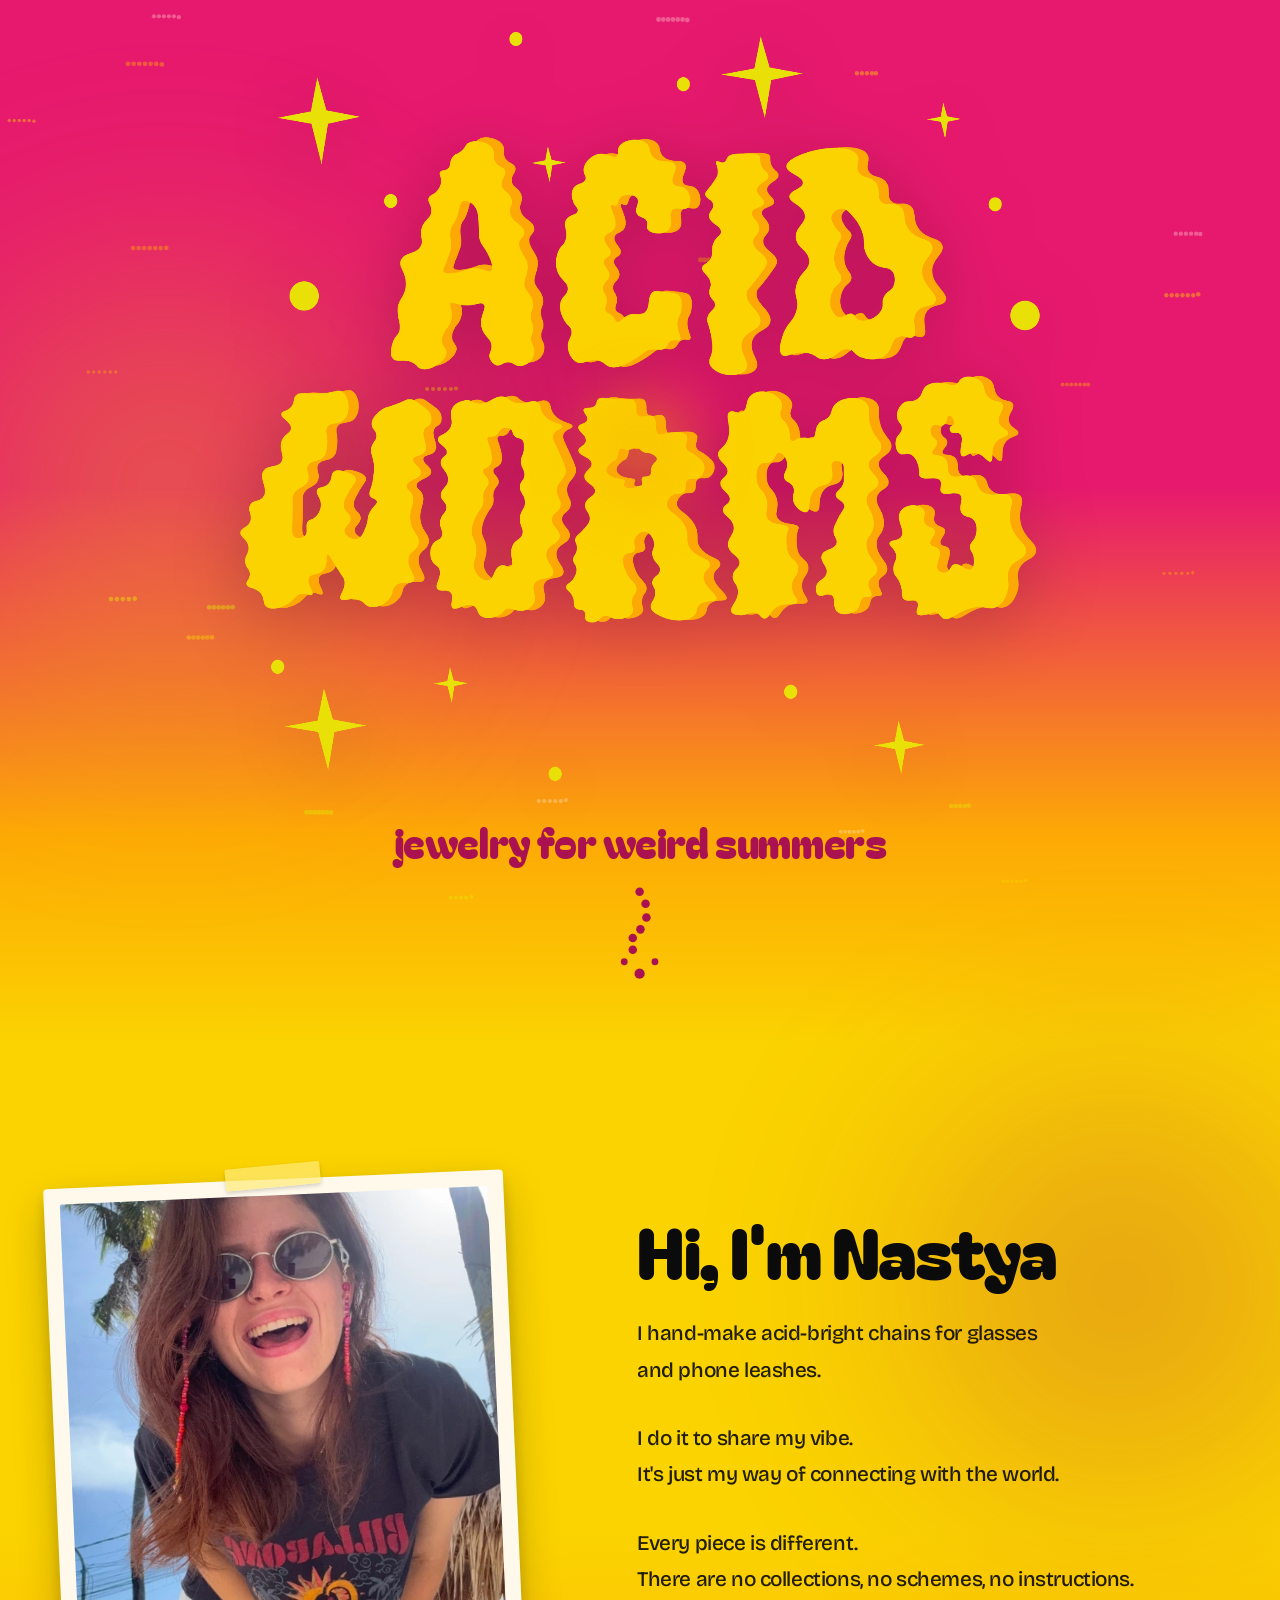
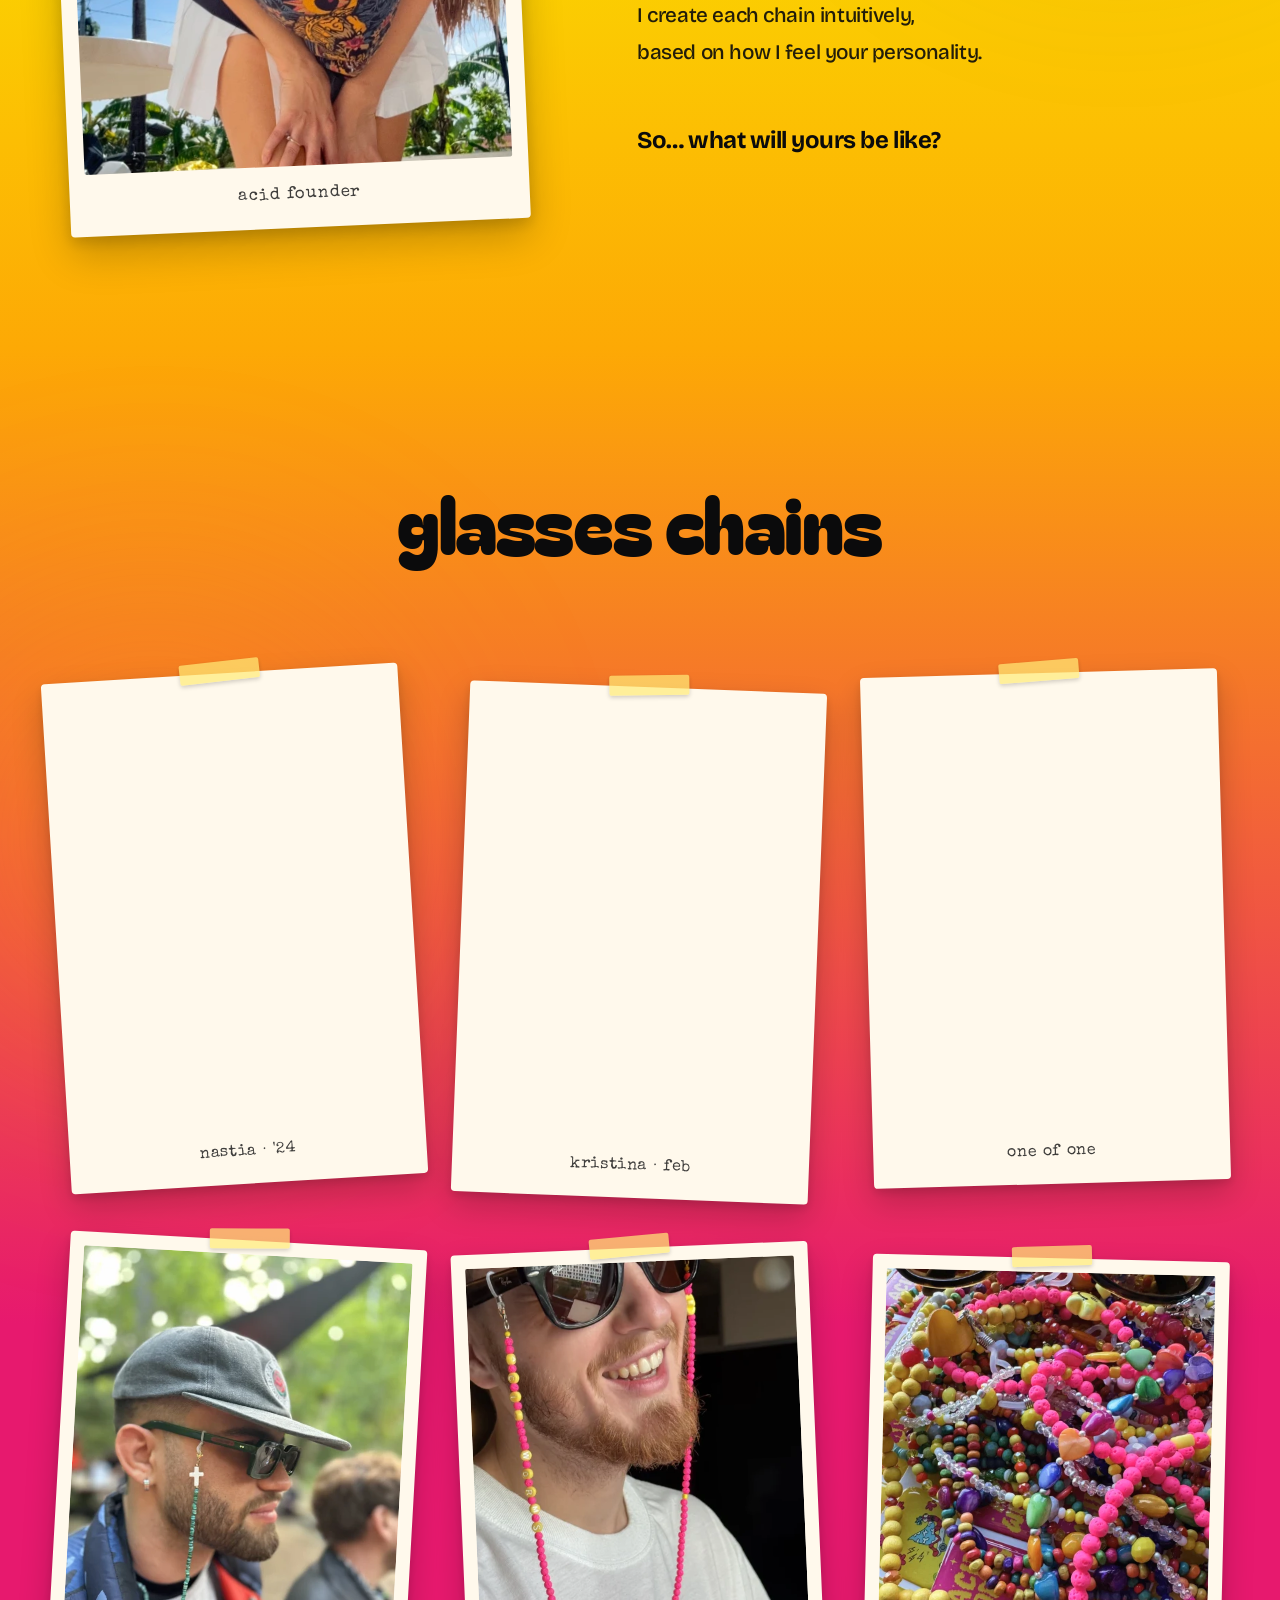
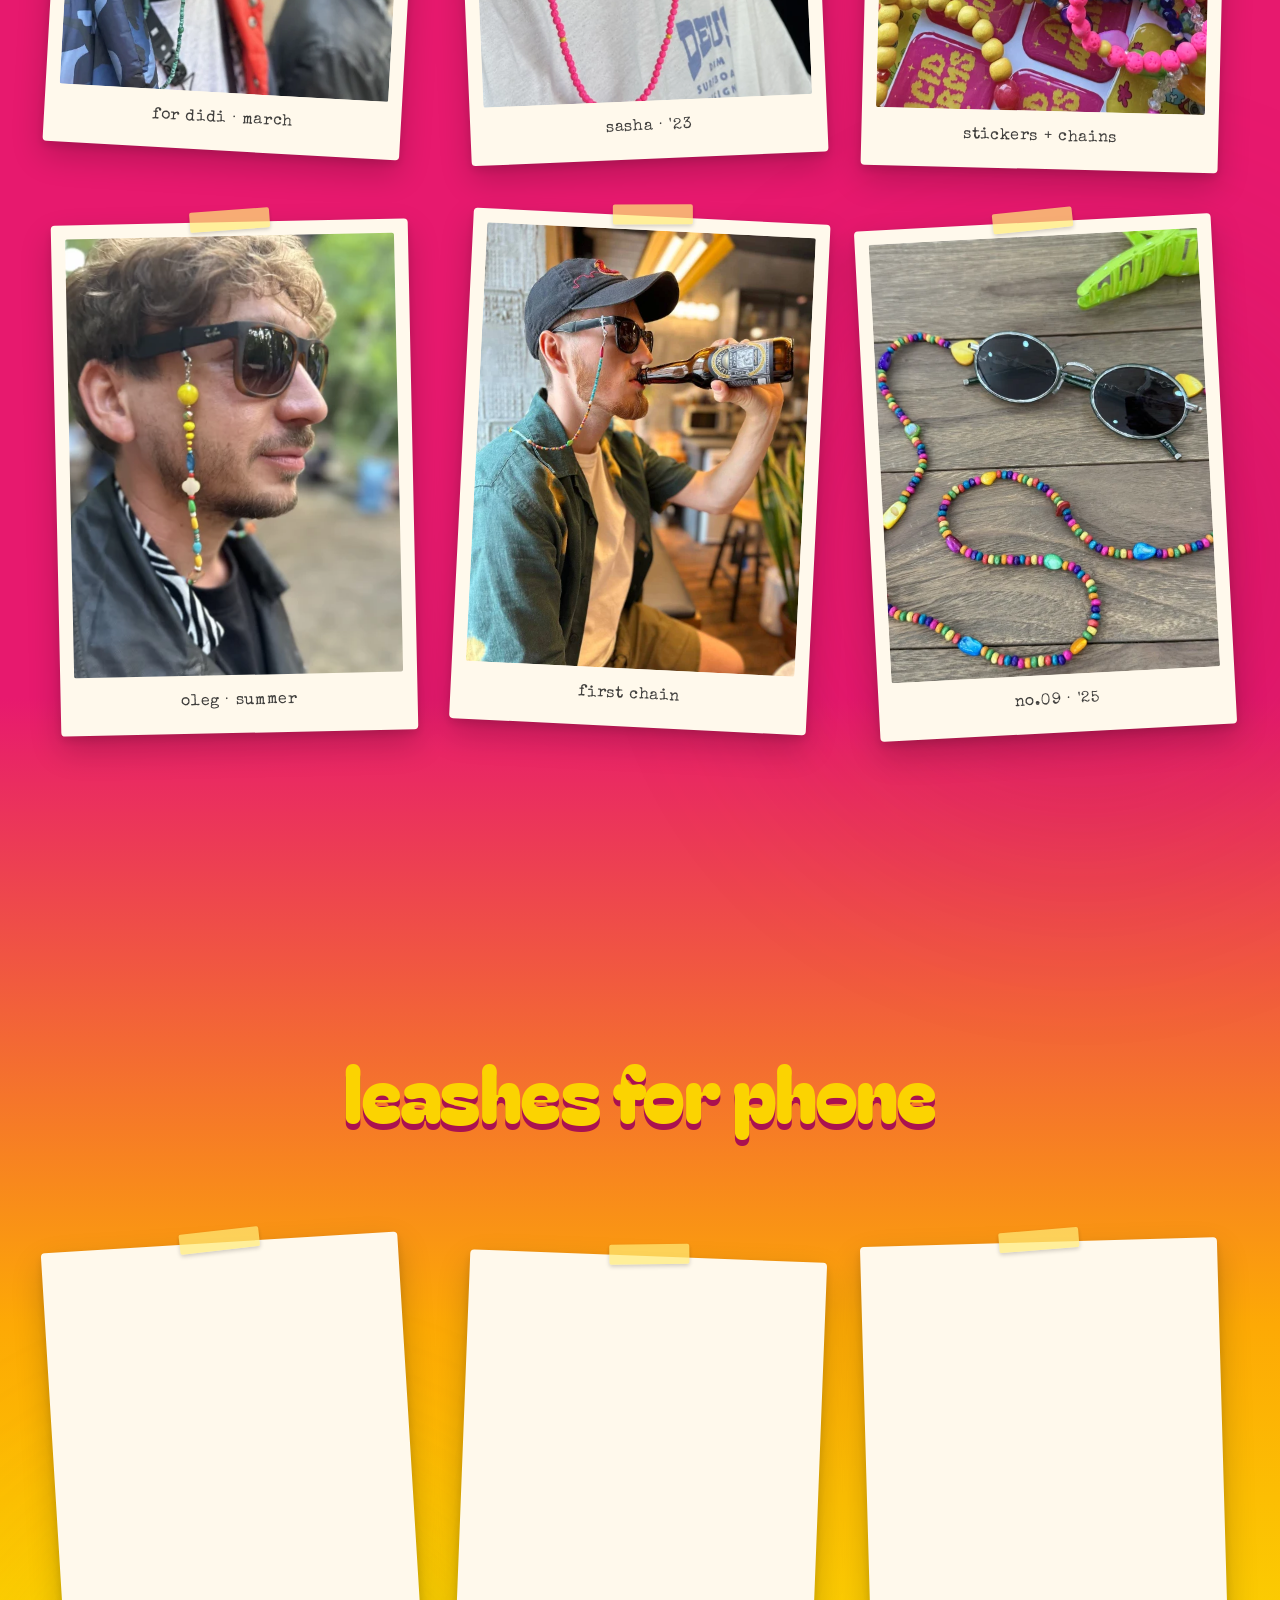
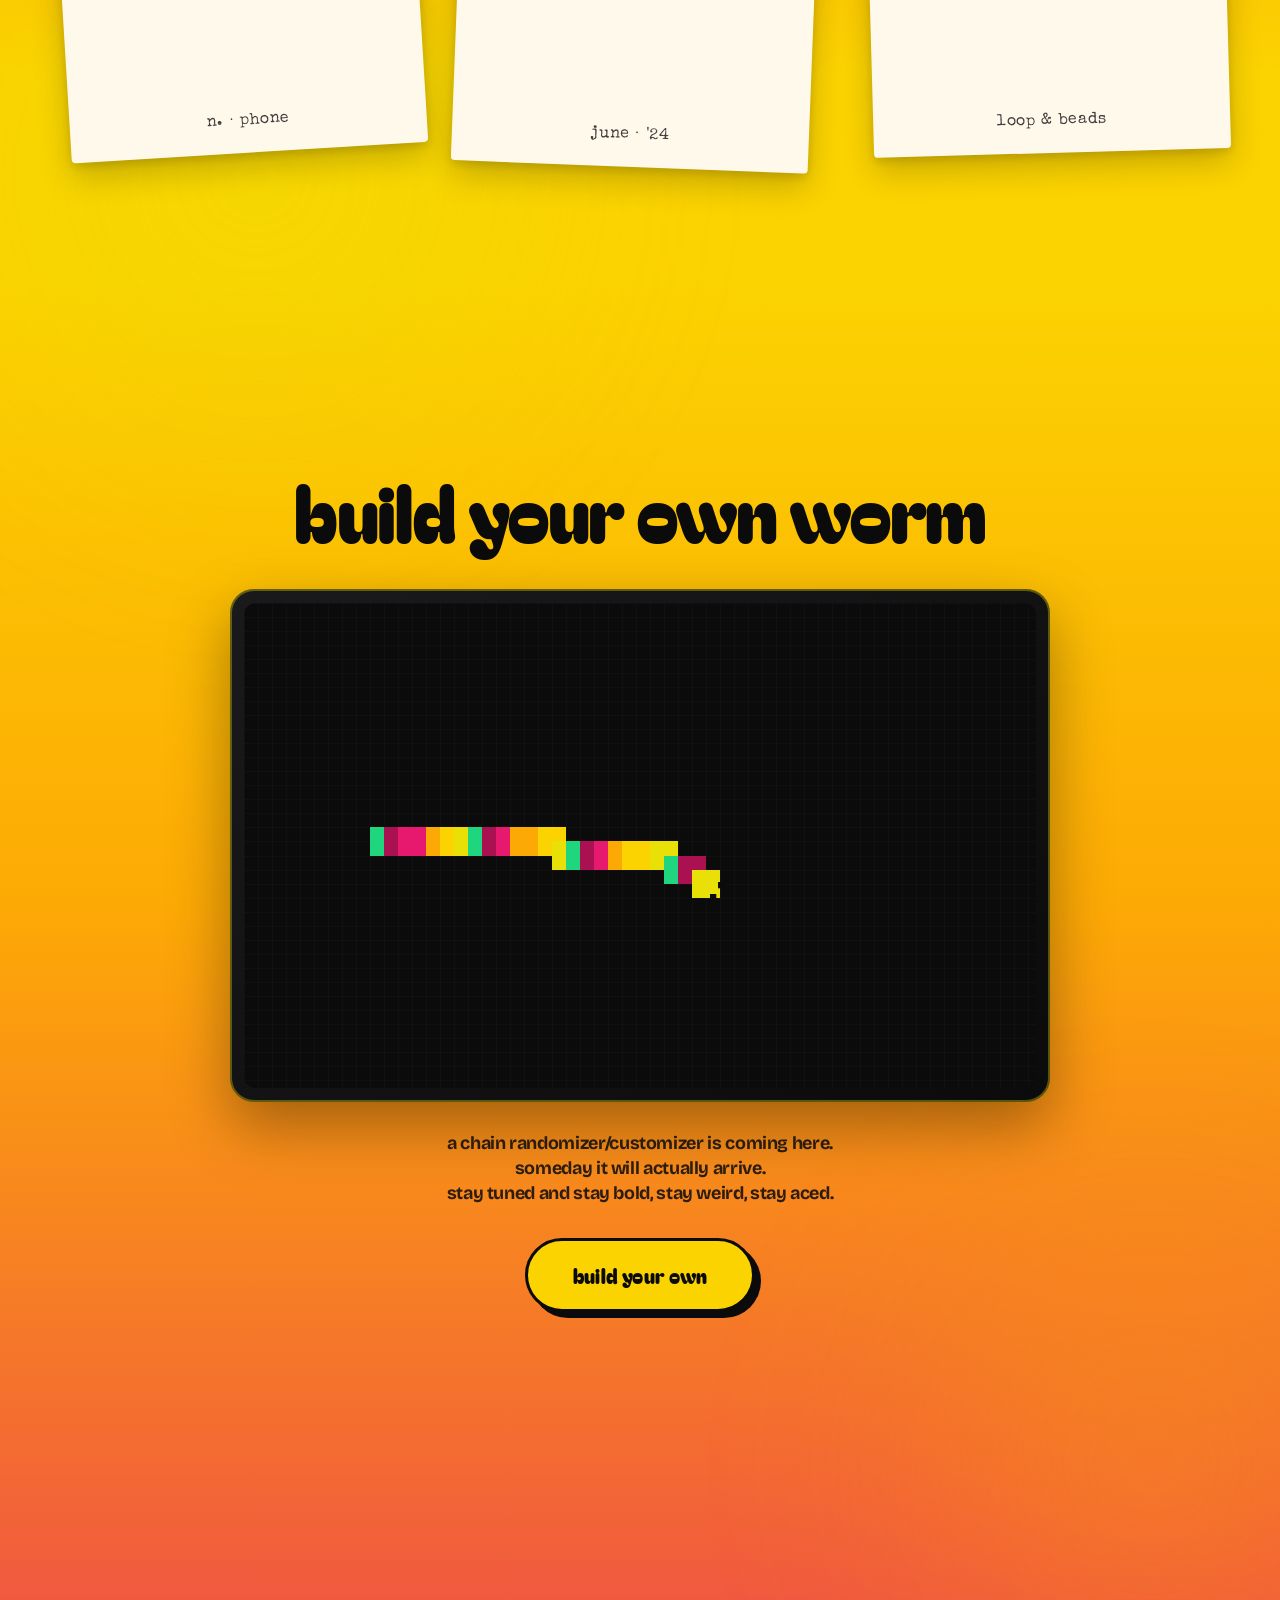
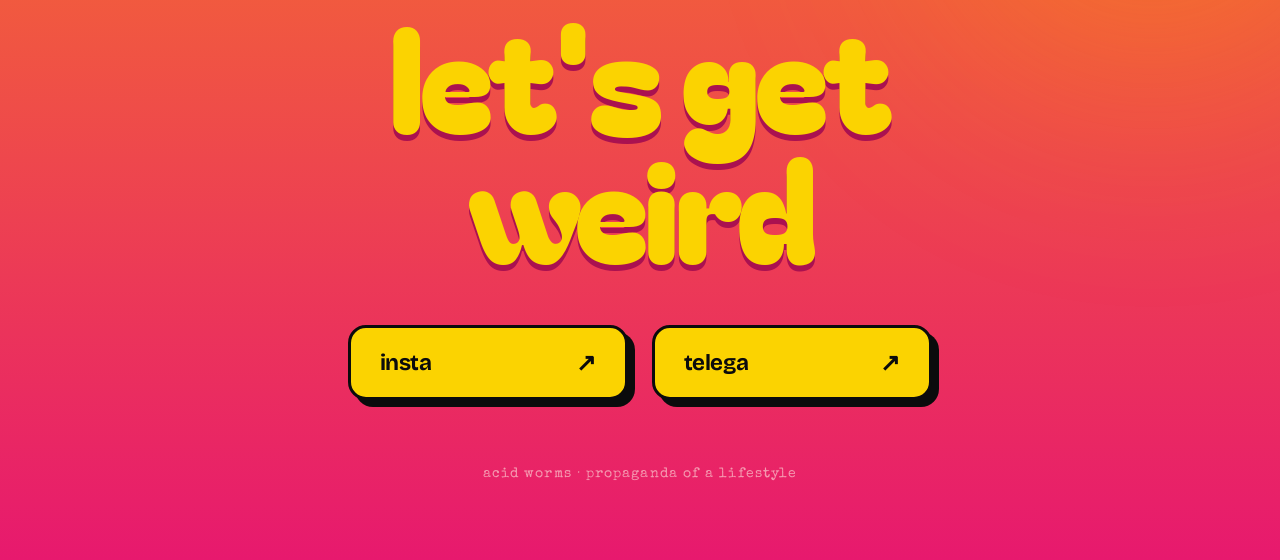
<file: index.html>
<!DOCTYPE html>
<html lang="en">
<head>
    <meta charset="UTF-8">
    <meta name="viewport" content="width=device-width, initial-scale=1.0">
    <title>ACID WORMS — jewelry for weird summers</title>
    <link rel="stylesheet" href="styles.css">
    <link rel="preconnect" href="https://fonts.googleapis.com">
    <link rel="preconnect" href="https://fonts.gstatic.com" crossorigin>
    <link href="https://fonts.googleapis.com/css2?family=Bagel+Fat+One&family=Bricolage+Grotesque:opsz,wdth,wght@12..96,75..100,200..800&family=Special+Elite&display=swap" rel="stylesheet">
</head>
<body>

    <!-- One continuous background canvas covering all sections -->
    <div class="page-bg" aria-hidden="true">
        <div class="page-blob page-blob-1"></div>
        <div class="page-blob page-blob-2"></div>
        <div class="page-blob page-blob-3"></div>
        <div class="page-blob page-blob-4"></div>
        <div class="page-blob page-blob-5"></div>
        <div class="page-blob page-blob-6"></div>
    </div>

    <!-- Sparse procedural worm swarm (replaces the old dot grid) -->
    <canvas class="bg-worms" aria-hidden="true"></canvas>

    <!-- Block 1: Hero — Emotional Connection -->
    <section class="hero">
        <div class="hero-content">
            <div class="hero-logo-wrap" id="hero-logo-wrap"><svg class="hero-logo-svg" width="1890" height="1770" viewBox="0 0 1890 1770" fill="none" xmlns="http://www.w3.org/2000/svg"><defs><filter id="aw-electric" x="-20%" y="-20%" width="140%" height="140%"><feTurbulence type="turbulence" baseFrequency="0.015 0.025" numOctaves="2" seed="3" result="noise"><animate attributeName="baseFrequency" dur="0.55s" values="0.012 0.022;0.038 0.05;0.018 0.028;0.045 0.04;0.012 0.022" repeatCount="indefinite"/></feTurbulence><feDisplacementMap in="SourceGraphic" in2="noise" scale="3.5"/></filter></defs>
<path d="M192.7 312.2C184.7 280.4 176.7 248.6 168.7 216.7C142.1 212.1 115.6 207.4 89 202.8C115.1 197.7 141.3 192.7 167.4 187.6C172.5 160.6 177.5 133.7 182.6 106.7C189.8 132.8 196.9 159 204.1 185.1C230.7 190.2 257.2 195.2 283.8 200.3C258.5 205.8 233.2 211.3 207.9 216.7C202.8 248.5 197.7 280.4 192.7 312.2Z" fill="#E8E007"/>
<path d="M1562.1 1752.7C1557.2 1733.2 1552.3 1713.7 1547.4 1694.1C1531.1 1691.3 1514.8 1688.4 1498.5 1685.6C1514.5 1682.5 1530.6 1679.4 1546.6 1676.3C1549.7 1659.8 1552.8 1643.2 1555.9 1626.7C1560.3 1642.7 1564.7 1658.8 1569.1 1674.8C1585.4 1677.9 1601.7 1681 1618 1684.1C1602.5 1687.5 1587 1690.8 1571.5 1694.2C1568.3 1713.6 1565.2 1733.2 1562.1 1752.7Z" fill="#E8E007"/>
<path d="M1665.8 251.7C1662.5 238.5 1659.2 225.4 1655.9 212.2C1644.9 210.3 1633.9 208.4 1622.9 206.4C1633.7 204.3 1644.5 202.2 1655.3 200.1C1657.4 188.9 1659.5 177.8 1661.6 166.6C1664.6 177.4 1667.5 188.2 1670.5 199C1681.5 201.1 1692.5 203.2 1703.5 205.3C1693 207.6 1682.6 209.8 1672.1 212.1C1670 225.4 1667.9 238.5 1665.8 251.7Z" fill="#E8E007"/>
<path d="M731.501 354.7C728.201 341.5 724.901 328.4 721.601 315.2C710.601 313.3 699.601 311.4 688.601 309.4C699.401 307.3 710.201 305.2 721.001 303.1C723.101 291.9 725.201 280.8 727.301 269.6C730.301 280.4 733.201 291.2 736.201 302C747.201 304.1 758.201 306.2 769.201 308.3C758.701 310.6 748.301 312.8 737.801 315.1C735.701 328.3 733.601 341.5 731.501 354.7Z" fill="#E8E007"/>
<path d="M500.201 1584.8C496.901 1571.6 493.601 1558.5 490.301 1545.3C479.301 1543.4 468.301 1541.5 457.301 1539.5C468.101 1537.4 478.901 1535.3 489.701 1533.2C491.801 1522 493.901 1510.9 496.001 1499.7C499.001 1510.5 501.901 1521.3 504.901 1532.1C515.901 1534.2 526.901 1536.3 537.901 1538.4C527.401 1540.7 517.001 1542.9 506.501 1545.2C504.401 1558.4 502.301 1571.6 500.201 1584.8Z" fill="#E8E007"/>
<path d="M208.201 1743.6C200.301 1713.7 192.401 1683.7 184.501 1653.8C158.301 1649.4 132.001 1645.1 105.801 1640.7C131.601 1635.9 157.501 1631.2 183.301 1626.4C188.301 1601 193.301 1575.7 198.301 1550.3C205.401 1574.9 212.501 1599.5 219.501 1624C245.701 1628.8 272.001 1633.5 298.201 1638.3C273.201 1643.5 248.201 1648.6 223.201 1653.8C218.201 1683.8 213.201 1713.7 208.201 1743.6Z" fill="#E8E007"/>
<path d="M1240 203.3C1232.1 173.4 1224.2 143.4 1216.3 113.5C1190.1 109.1 1163.8 104.8 1137.6 100.4C1163.4 95.6 1189.3 90.9 1215.1 86.1C1220.1 60.7 1225.1 35.4 1230.1 10C1237.2 34.6 1244.3 59.2 1251.3 83.7C1277.5 88.5 1303.8 93.2 1330 98C1305 103.2 1280 108.3 1255 113.5C1250 143.5 1245 173.4 1240 203.3Z" fill="#E8E007"/>
<path d="M151.6 658.3C170.765 658.3 186.3 642.765 186.3 623.6C186.3 604.436 170.765 588.9 151.6 588.9C132.436 588.9 116.9 604.436 116.9 623.6C116.9 642.765 132.436 658.3 151.6 658.3Z" fill="#E8E007"/>
<path d="M1854.6 704.5C1873.76 704.5 1889.3 688.964 1889.3 669.8C1889.3 650.636 1873.76 635.1 1854.6 635.1C1835.44 635.1 1819.9 650.636 1819.9 669.8C1819.9 688.964 1835.44 704.5 1854.6 704.5Z" fill="#E8E007"/>
<path d="M1301 1575.2C1309.62 1575.2 1316.6 1567.81 1316.6 1558.7C1316.6 1549.59 1309.62 1542.2 1301 1542.2C1292.38 1542.2 1285.4 1549.59 1285.4 1558.7C1285.4 1567.81 1292.38 1575.2 1301 1575.2Z" fill="#E8E007"/>
<path d="M1784.1 423.5C1792.72 423.5 1799.7 416.113 1799.7 407C1799.7 397.887 1792.72 390.5 1784.1 390.5C1775.48 390.5 1768.5 397.887 1768.5 407C1768.5 416.113 1775.48 423.5 1784.1 423.5Z" fill="#E8E007"/>
<path d="M356 415.7C364.616 415.7 371.6 408.313 371.6 399.2C371.6 390.087 364.616 382.7 356 382.7C347.385 382.7 340.4 390.087 340.4 399.2C340.4 408.313 347.385 415.7 356 415.7Z" fill="#E8E007"/>
<path d="M89.0004 1516.3C97.616 1516.3 104.6 1508.91 104.6 1499.8C104.6 1490.69 97.616 1483.3 89.0004 1483.3C80.3847 1483.3 73.4004 1490.69 73.4004 1499.8C73.4004 1508.91 80.3847 1516.3 89.0004 1516.3Z" fill="#E8E007"/>
<path d="M1047.4 139.7C1056.02 139.7 1063 132.313 1063 123.2C1063 114.087 1056.02 106.7 1047.4 106.7C1038.79 106.7 1031.8 114.087 1031.8 123.2C1031.8 132.313 1038.79 139.7 1047.4 139.7Z" fill="#E8E007"/>
<path d="M744.5 1769.2C753.116 1769.2 760.1 1761.81 760.1 1752.7C760.1 1743.59 753.116 1736.2 744.5 1736.2C735.885 1736.2 728.9 1743.59 728.9 1752.7C728.9 1761.81 735.885 1769.2 744.5 1769.2Z" fill="#E8E007"/>
<path d="M651.8 33.1001C660.416 33.1001 667.4 25.7128 667.4 16.6001C667.4 7.4874 660.416 0.100098 651.8 0.100098C643.185 0.100098 636.2 7.4874 636.2 16.6001C636.2 25.7128 643.185 33.1001 651.8 33.1001Z" fill="#E8E007"/>
<path d="M716.901 692.1C716.901 681.1 712.801 678.6 711.301 667.6C709.1 651.8 716.501 649.8 716.401 635.5C716.101 609.8 692.9 603 696.1 582.9C697.701 572.8 701.701 566.2 703.801 549C703.801 549 704 543.8 703.1 538.6C700.301 523.2 684.401 509.4 683.501 493.6C682.701 478.5 696.301 477.5 695.301 463.7C693.901 445 668.6 443.6 662.801 421.4C658.6 405.4 670.301 400.9 664.901 384.7C659.201 367.7 644.6 367.8 642.301 353.3C639.901 337.9 655 330.8 650.1 318.6C646.4 309.2 636.501 311.2 628.401 300.1C618.801 287 628.3 278.1 620.6 266.2C609.7 249.4 576 243.9 561.6 254.5C556.5 258.3 558.2 260.8 550.3 268.9C539 280.5 533 277.7 526.1 286.5C517.1 298 523.701 307.3 514.201 314.4C506.901 319.9 500.301 316.4 496.701 321.8C492.401 328 500.4 333.9 498.6 347.2C497.4 356.2 492.5 362.7 490.6 365.1C482.1 376.2 474.2 374.5 470.1 382.1C464.6 392.3 476.7 399.1 475.8 414.8C474.9 431.8 460.301 432.7 453.201 453.6C446.001 474.9 458.6 481.6 450.9 496.6C440.5 516.8 414.201 510.5 404.501 528.8C395.201 546.3 417.001 556.6 415.501 589C414.101 619.3 394.5 622.4 396.4 652.4C397.8 675.5 402.801 679.7 401.001 693.2C399.001 708.5 389.801 707.3 384.001 726.8C381.401 735.6 375.9 754.3 385.4 763.6C395.9 773.9 414.301 762 434.701 774.6C443.601 780.1 442.201 783.7 450.101 786.7C466.101 792.9 486 782.3 496.6 773C502.1 768.2 512.401 759 511.901 747.3C511.401 736.7 502.5 735.1 501.3 722.6C500.3 711.5 506.301 701.5 508.401 698C512.601 691 516.2 689 520.1 680.4C520.7 679.1 522.9 674 524.001 667.6C527.301 648.1 516.701 637 521.701 632.3C525.501 628.7 533.301 633.9 547.701 636.3C576.801 641.2 590.5 627.7 598.8 634.7C609.1 643.4 586.501 663.2 595.001 691.3C601.501 712.5 619.3 716.9 617.8 735.8C616.9 746.6 610.6 751.3 613.6 761.7C615.6 768.4 621.5 777.2 630.3 779.1C640.9 781.4 644.901 771.4 658.401 771.9C670.501 772.3 672.001 780.5 684.501 780.7C696.901 780.9 706.1 773.1 708.301 771.1C719.001 761.3 719.301 748.5 719.401 745.4C719.501 732.1 711.801 730.4 711.801 716.5C711.701 705.2 716.901 704.5 716.901 692.1ZM568.201 550C558.901 551.6 559.601 553.8 545.201 557.2C533.801 559.9 510.601 565.5 505.201 557.8C503.001 554.7 505.001 551.4 512.901 530.6C517.501 518.6 519.7 512.5 520.6 509.7C527.4 486.5 516.901 480.2 522.201 458.2C525.601 444.1 529.7 447.7 537.1 426.8C544.5 405.6 542.901 394.7 550.701 391.4C558.001 388.4 568.5 394 574.3 399.4C586.9 410.9 587.301 429.6 587.901 455.9C588.201 467.9 587.301 473.5 590.401 483C593.801 493.6 598.401 497.5 604.201 507C613.101 521.3 625 548.4 617.1 555.3C610 561.5 594.601 545.5 568.201 550Z" fill="#FDA905"/>
<path d="M693 700.7C693 689.7 688.9 687.2 687.4 676.2C685.2 660.4 692.6 658.4 692.5 644.1C692.2 618.4 669 611.6 672.2 591.5C673.8 581.4 677.8 574.8 679.9 557.6C679.9 557.6 680.1 552.4 679.2 547.2C676.4 531.8 660.5 518 659.6 502.2C658.8 487.1 672.4 486.1 671.4 472.3C670 453.6 644.7 452.2 638.9 430C634.7 414 646.4 409.5 641 393.3C635.3 376.3 620.7 376.4 618.4 361.9C616 346.5 631.1 339.4 626.2 327.2C622.5 317.8 612.6 319.8 604.5 308.7C594.9 295.6 604.4 286.7 596.7 274.8C585.8 258 552.1 252.5 537.7 263.1C532.6 266.9 534.3 269.4 526.4 277.5C515.1 289.1 509.1 286.3 502.2 295.1C493.2 306.6 499.8 315.9 490.3 323C483 328.5 476.4 325 472.8 330.4C468.5 336.6 476.5 342.5 474.7 355.8C473.5 364.8 468.6 371.3 466.7 373.7C458.2 384.8 450.3 383.1 446.2 390.7C440.7 400.9 452.8 407.7 451.9 423.4C451 440.4 436.4 441.3 429.3 462.2C422.1 483.5 434.7 490.2 427 505.2C416.6 525.4 390.3 519.1 380.6 537.4C371.3 554.9 393.1 565.2 391.6 597.6C390.2 627.9 370.6 631 372.5 661C373.9 684.1 378.9 688.3 377.1 701.8C375.1 717.1 365.9 715.9 360.1 735.4C357.5 744.2 352 762.9 361.5 772.2C372 782.5 390.4 770.6 410.8 783.2C419.7 788.7 418.3 792.3 426.2 795.3C442.2 801.5 462.1 790.9 472.7 781.6C478.2 776.8 488.5 767.6 488 755.9C487.5 745.3 478.6 743.7 477.4 731.2C476.4 720.1 482.4 710.1 484.5 706.6C488.7 699.6 492.3 697.6 496.2 689C496.8 687.7 499 682.6 500.1 676.2C503.4 656.7 492.8 645.6 497.8 640.9C501.6 637.3 509.4 642.5 523.8 644.9C552.9 649.8 566.6 636.3 574.9 643.3C585.2 652 562.6 671.8 571.1 699.9C577.6 721.1 595.4 725.5 593.9 744.4C593 755.2 586.7 759.9 589.7 770.3C591.7 777 597.6 785.8 606.4 787.7C617 790 621 780 634.5 780.5C646.6 780.9 648.1 789.1 660.6 789.3C673 789.5 682.2 781.7 684.4 779.7C695.1 769.9 695.4 757.1 695.5 754C695.6 740.7 687.9 739 687.9 725.1C687.8 713.8 693 713.1 693 700.7ZM544.3 558.7C535 560.3 535.7 562.5 521.3 565.9C509.9 568.6 486.7 574.2 481.3 566.5C479.1 563.4 481.1 560.1 489 539.3C493.6 527.3 495.8 521.2 496.7 518.4C503.5 495.2 493 488.9 498.3 466.9C501.7 452.8 505.8 456.4 513.2 435.5C520.6 414.3 519 403.4 526.8 400.1C534.1 397.1 544.6 402.7 550.4 408.1C563 419.6 563.4 438.3 564 464.6C564.3 476.6 563.4 482.2 566.5 491.7C569.9 502.3 574.5 506.2 580.3 515.7C589.2 530 601.1 557.1 593.2 564C586.1 570.2 570.7 554.1 544.3 558.7Z" fill="#FDD200"/>
<path d="M900.9 407.1C903.3 405.5 907.1 410.6 912.1 408.9C918.5 406.6 916.6 396.3 922.7 389.8C931.6 380.3 955.2 381.3 962.1 391.6C969.3 402.3 954 416.2 961.8 428.6C967.8 438.1 980.1 435.2 985 445.9C988.6 453.8 983.2 458.4 986.5 464.4C993 476.3 1025.9 479.3 1037.9 465C1049.7 451.1 1034.6 429 1046.4 418.9C1056.5 410.2 1071.9 422.7 1081.7 413.9C1091.3 405.2 1089.6 381.1 1077.6 369.8C1066.8 359.6 1054.3 366.2 1047.9 357.2C1038.9 344.3 1059.8 324.7 1051.7 311.4C1043.5 297.8 1017.3 310.9 1000.3 294.1C988.7 282.6 995.8 271.6 984.4 261.5C966.9 246 928.1 252.5 918.9 270C914.1 279.2 919.7 286.9 914.2 291.7C905.9 298.9 891.4 283.1 871.3 286.7C853 289.9 835.9 308.1 835.5 324.3C835.2 335.3 842.8 339 839.9 346.9C835.8 358.1 819.4 354.6 811.4 367.8C804.9 378.4 808.7 392.1 809.6 395.7C813.6 410.6 823 413.2 821.6 421C819.8 431.3 802.8 428.6 794.6 441.6C785.2 456.3 800.8 469.4 792.2 491.8C787.5 504 782.2 502.1 776 516.2C774.7 519.1 766.8 538.2 772.2 559.4C778.8 585.4 798.6 587.7 798.1 605.5C797.6 620.9 782.8 621.8 780.2 641.6C777.9 659.1 787.2 675.2 789.9 679.8C798 693.8 803.9 693 806.4 702.7C810.1 717.3 798 723.3 798.2 740.9C798.3 754.9 806.3 772.7 819.6 778.8C836 786.2 846.5 769.6 870.7 775.3C887.3 779.2 886.1 787.8 901.2 790.5C919.7 793.8 936.7 783.5 957.1 771.2C979.4 757.7 979.9 751.4 993.5 749.2C1008.9 746.7 1017.1 753.4 1027 746.6C1035.5 740.8 1034.1 732.7 1043.5 728.4C1052.9 724.1 1059.1 730.1 1063.2 726C1069.5 719.9 1055.2 705.5 1057.6 683.4C1059 670.4 1064.5 670.8 1066.7 654.6C1067.8 646.7 1070.2 629.1 1060.2 619.9C1058.2 618 1055.2 616.1 1037.3 613.7C1015.8 610.9 1005.1 609.5 1000.6 611.9C983.6 621.3 995.9 650.8 978.3 662.4C966 670.4 955.9 658.9 937.7 669C925.9 675.5 921.1 685.4 914.6 683.3C910 681.8 911.1 676.6 903.6 669C896.2 661.5 892 663.4 888.7 658C884.1 650.4 891.4 644.6 890.5 630.4C889.5 615.7 881.1 614.8 881.7 603.4C882.4 588.9 895.9 587.2 896.7 573.7C897.6 558.5 880.9 552.1 884.1 539.9C886.5 530.6 896.8 531.6 899.4 522.6C903.2 509 882.2 499.1 885 485C887.4 473.4 902.6 475.6 909.1 462.4C918.8 441.9 894.8 411 900.9 407.1Z" fill="#FDA905"/>
<path d="M876.9 408.5C879.3 406.9 883.1 412 888.1 410.3C894.5 408 892.6 397.7 898.7 391.2C907.6 381.7 931.2 382.7 938.1 393C945.3 403.7 930 417.6 937.8 430C943.8 439.5 956.1 436.6 961 447.3C964.6 455.2 959.2 459.8 962.5 465.8C969 477.7 1001.9 480.7 1013.9 466.4C1025.7 452.5 1010.6 430.4 1022.4 420.3C1032.5 411.6 1047.9 424.1 1057.7 415.3C1067.3 406.6 1065.6 382.5 1053.6 371.2C1042.8 361 1030.3 367.6 1023.9 358.6C1014.9 345.7 1035.8 326.1 1027.7 312.8C1019.5 299.2 993.3 312.3 976.3 295.5C964.7 284 971.8 273 960.4 262.9C942.9 247.4 904.1 253.9 894.9 271.4C890.1 280.6 895.7 288.3 890.2 293.1C881.9 300.3 867.4 284.5 847.3 288.1C829 291.3 811.9 309.5 811.5 325.7C811.2 336.7 818.8 340.4 815.9 348.3C811.8 359.5 795.4 356 787.4 369.2C780.9 379.8 784.7 393.5 785.6 397.1C789.6 412 799 414.6 797.6 422.4C795.8 432.7 778.8 430 770.6 443C761.2 457.7 776.8 470.8 768.2 493.2C763.5 505.4 758.2 503.5 752 517.6C750.7 520.5 742.8 539.6 748.2 560.8C754.8 586.8 774.6 589.1 774.1 606.9C773.6 622.3 758.8 623.2 756.2 643C753.9 660.5 763.2 676.6 765.9 681.2C774 695.2 779.9 694.4 782.4 704.1C786.1 718.7 774 724.7 774.2 742.3C774.3 756.3 782.3 774.1 795.6 780.2C812 787.6 822.5 771 846.7 776.7C863.3 780.6 862.1 789.2 877.2 791.9C895.7 795.2 912.7 784.9 933.1 772.6C955.4 759.1 955.9 752.8 969.5 750.6C984.9 748.1 993.1 754.8 1003 748C1011.5 742.2 1010.1 734.1 1019.5 729.8C1028.9 725.5 1035.1 731.5 1039.2 727.4C1045.5 721.3 1031.2 706.9 1033.6 684.8C1035 671.8 1040.5 672.2 1042.7 656C1043.8 648.1 1046.2 630.5 1036.2 621.3C1034.2 619.4 1031.2 617.5 1013.3 615.1C991.8 612.3 981.1 610.9 976.6 613.3C959.6 622.7 971.9 652.2 954.3 663.8C942 671.8 931.9 660.3 913.7 670.4C901.9 676.9 897.1 686.8 890.6 684.7C886 683.2 887.1 678 879.6 670.4C872.2 662.9 868 664.8 864.7 659.4C860.1 651.8 867.4 646 866.5 631.8C865.5 617.1 857.1 616.2 857.7 604.8C858.4 590.3 871.9 588.6 872.7 575.1C873.6 559.9 856.9 553.5 860.1 541.3C862.5 532 872.8 533 875.4 524C879.2 510.4 858.2 500.5 861 486.4C863.4 474.8 878.6 477 885.1 463.8C894.8 443.3 870.8 412.4 876.9 408.5Z" fill="#FBD301"/>
<path d="M1175.6 294.4C1172 299.2 1172.4 303.6 1167.8 305.8C1160.5 309.2 1153 301 1149.4 303.8C1145 307.3 1155.6 320.1 1151.8 335.9C1150.9 339.8 1148 344 1142.4 352.4C1128.5 373.1 1122.4 374.9 1122.8 381.8C1123.5 392.7 1139.4 393.4 1141.6 406.1C1143.7 417.8 1131 421.9 1131.8 433.9C1133 451.2 1159.9 455.2 1160 470.5C1160 480.1 1149.4 480.2 1142.4 496.5C1135.2 513.3 1143.2 520.3 1135.3 534.1C1127.6 547.6 1117.1 546 1115.7 555.3C1113.7 568.3 1134.1 573.5 1135.7 592.9C1136.6 603.8 1130.5 605.8 1132.6 616.8C1135.1 630.2 1145.1 631.6 1145.9 641.9C1146.9 654.2 1132.8 656.1 1128.3 672.1C1124.7 684.8 1132.5 687.4 1137.3 720.3C1139.6 735.6 1140.7 743.3 1138.9 753.2C1136.3 767.5 1130.8 771.7 1132.6 780.6C1135.2 793.6 1150.2 800.7 1154.9 802.9C1176.6 813.2 1210.3 811.3 1219.9 794.7C1230.6 776.2 1201.5 756.7 1210.5 729.3C1218.9 703.7 1249.2 705.7 1253.2 684.3C1258.1 658 1215.2 641.7 1221.1 613.8C1222.7 606.2 1225.8 607.7 1248.5 577C1262.2 558.5 1269 549.1 1268.9 542.9C1268.3 521.6 1236.6 515.9 1236.4 494.7C1236.3 480.3 1250.9 477.5 1250.5 461.8C1250 443.6 1230.2 436.7 1233.3 425C1236.5 412.8 1259.4 414.4 1261.9 402.7C1264.3 391.5 1244.5 385 1245.4 371.4C1246.5 355.9 1272.9 352 1272.4 338.1C1272.1 328.4 1259.3 327.3 1254.4 310.7C1251.4 300.4 1255 296.4 1250.9 291.1C1249.2 288.9 1245.2 285.2 1218.8 285.6C1194.3 285.8 1181.9 286.2 1175.6 294.4Z" fill="#FDA905"/>
<path d="M1151.7 295.9C1148.1 300.7 1148.5 305.1 1143.9 307.3C1136.6 310.7 1129.1 302.5 1125.5 305.3C1121.1 308.8 1131.7 321.6 1127.9 337.4C1127 341.3 1124.1 345.5 1118.5 353.9C1104.6 374.6 1098.5 376.4 1098.9 383.3C1099.6 394.2 1115.5 394.9 1117.7 407.6C1119.8 419.3 1107.1 423.4 1107.9 435.4C1109.1 452.7 1136 456.7 1136.1 472C1136.1 481.6 1125.5 481.7 1118.5 498C1111.3 514.8 1119.3 521.8 1111.4 535.6C1103.7 549.1 1093.2 547.5 1091.8 556.8C1089.8 569.8 1110.2 575 1111.8 594.4C1112.7 605.3 1106.6 607.3 1108.7 618.3C1111.2 631.7 1121.2 633.1 1122 643.4C1123 655.7 1108.9 657.6 1104.4 673.6C1100.8 686.3 1108.6 688.9 1113.4 721.8C1115.7 737.1 1116.8 744.8 1115 754.7C1112.4 769 1106.9 773.2 1108.7 782.1C1111.3 795.1 1126.3 802.2 1131 804.4C1152.7 814.7 1186.4 812.8 1196 796.2C1206.7 777.7 1177.6 758.2 1186.6 730.8C1195 705.2 1225.3 707.2 1229.3 685.8C1234.2 659.5 1191.3 643.2 1197.2 615.3C1198.8 607.7 1201.9 609.2 1224.6 578.5C1238.3 560 1245.1 550.6 1245 544.4C1244.4 523.1 1212.7 517.4 1212.5 496.2C1212.4 481.8 1227 479 1226.6 463.3C1226.1 445.1 1206.3 438.2 1209.4 426.5C1212.6 414.3 1235.5 415.9 1238 404.2C1240.4 393 1220.6 386.5 1221.5 372.9C1222.6 357.4 1249 353.5 1248.5 339.6C1248.2 329.9 1235.4 328.8 1230.5 312.2C1227.5 301.9 1231.1 297.9 1227 292.6C1225.3 290.4 1221.3 286.7 1194.9 287.1C1170.3 287.2 1157.9 287.6 1151.7 295.9Z" fill="#FBD301"/>
<path d="M1635.6 564.8C1635.6 534.9 1665.5 524.1 1659.4 504C1653.2 483.6 1621.4 491.2 1603 463.5C1588.2 441.2 1599.6 422.6 1583.6 410.6C1568.3 399.1 1552.2 412 1539.5 400C1526.7 387.9 1539.4 371 1526.3 354.2C1513.7 338 1495.2 345.3 1485.8 329.5C1477.1 315.1 1489.7 304.1 1483.2 290.7C1471.2 266.1 1412.2 269.1 1373 280.1C1366.9 281.8 1314.2 297 1314.8 316.2C1315.3 332.6 1354.4 338.9 1353.6 355C1352.9 369 1323.1 371.8 1321.9 386.7C1320.6 402.6 1354 407.3 1358 429.9C1361.7 450.4 1336.1 458.3 1336.8 482.8C1337.6 509.1 1367.6 513.7 1368.5 539.2C1369.3 562 1345.7 564.9 1337.7 598.3C1331.3 625.2 1345.2 629.2 1338.6 655.6C1331.8 683 1315.3 684.7 1305.1 718.2C1301.5 729.9 1294.5 752.9 1304.2 761.4C1314.8 770.7 1332.6 751.5 1364.1 757C1386.4 760.9 1386.4 772 1403.8 772C1430.9 771.9 1439.8 744.5 1462 748.2C1475.3 750.4 1474.1 760.6 1492 767.6C1507.4 773.6 1531.1 775 1547.5 763.2C1567.2 749 1561.2 726.5 1579.2 719.1C1594.3 713 1605.3 726 1614.5 719.1C1627.4 709.5 1608.6 681.9 1622.4 660.9C1635.2 641.4 1661.4 649.6 1667.4 634.5C1674.7 615.6 1635.7 598.9 1635.6 564.8ZM1539.4 654.5C1529.9 674.4 1499.3 686 1484.1 677.4C1476.4 673 1477.3 666.1 1469.6 664C1458.3 661 1450.9 674.6 1438.9 672.1C1430.5 670.3 1425.8 661.9 1423.3 657.5C1412.3 637.9 1422.3 614.7 1423.3 612.5C1431.5 594.2 1442.9 595.1 1444.5 582.3C1446.2 568.2 1432.5 565.2 1428.8 543.8C1425.9 527.2 1431.3 511.9 1432.7 507.9C1438.5 491.7 1446.5 487.6 1444.5 478.1C1442.9 470.6 1437.4 470.9 1429.6 458.5C1424.7 450.7 1419.3 442 1421.8 433C1424.5 423.2 1435.8 415.9 1446.1 416.2C1456.6 416.4 1463.4 424.4 1472.7 435.4C1478.8 442.5 1488 453.6 1493.9 471.4C1502.1 496.3 1493.8 504.5 1503.7 523.9C1506.1 528.6 1512 539.8 1524.1 547.8C1542.1 559.7 1554.9 552.2 1564.4 563.5C1572.2 572.7 1572.2 587.9 1567.9 598C1562.5 610.7 1552.9 609.2 1545.6 623.1C1538.2 636.7 1545.3 642.2 1539.4 654.5Z" fill="#FDA905"/>
<path d="M1611.6 566.3C1611.6 536.4 1641.5 525.6 1635.4 505.5C1629.2 485.1 1597.4 492.7 1579 465C1564.2 442.7 1575.6 424.1 1559.6 412.1C1544.3 400.6 1528.2 413.5 1515.5 401.5C1502.7 389.4 1515.4 372.5 1502.3 355.7C1489.7 339.5 1471.2 346.8 1461.8 331C1453.1 316.6 1465.7 305.6 1459.2 292.2C1447.2 267.6 1388.2 270.6 1349 281.6C1342.9 283.3 1290.2 298.5 1290.8 317.7C1291.3 334.1 1330.4 340.4 1329.6 356.5C1328.9 370.5 1299.1 373.3 1297.9 388.2C1296.6 404.1 1330 408.8 1334 431.4C1337.7 451.9 1312.1 459.8 1312.8 484.3C1313.6 510.6 1343.6 515.2 1344.5 540.7C1345.3 563.5 1321.7 566.4 1313.7 599.8C1307.3 626.7 1321.2 630.7 1314.6 657.1C1307.8 684.5 1291.3 686.2 1281.1 719.7C1277.5 731.4 1270.5 754.4 1280.2 762.9C1290.8 772.2 1308.6 753 1340.1 758.5C1362.4 762.4 1362.4 773.5 1379.8 773.5C1406.9 773.4 1415.8 746 1438 749.7C1451.3 751.9 1450.1 762.1 1468 769.1C1483.4 775.1 1507.1 776.5 1523.5 764.7C1543.2 750.5 1537.2 728 1555.2 720.6C1570.3 714.5 1581.3 727.5 1590.5 720.6C1603.4 711 1584.6 683.4 1598.4 662.4C1611.2 642.9 1637.4 651.1 1643.4 636C1650.7 617 1611.7 600.4 1611.6 566.3ZM1515.4 656C1505.9 675.9 1475.3 687.5 1460.1 678.9C1452.4 674.5 1453.3 667.6 1445.6 665.5C1434.3 662.5 1426.9 676.1 1414.9 673.6C1406.5 671.8 1401.8 663.4 1399.3 659C1388.3 639.4 1398.3 616.2 1399.3 614C1407.5 595.7 1418.9 596.6 1420.5 583.8C1422.2 569.7 1408.5 566.7 1404.8 545.3C1401.9 528.7 1407.3 513.4 1408.7 509.4C1414.5 493.2 1422.5 489.1 1420.5 479.6C1418.9 472.1 1413.4 472.4 1405.6 460C1400.7 452.2 1395.3 443.5 1397.8 434.5C1400.5 424.7 1411.8 417.4 1422.1 417.7C1432.6 417.9 1439.4 425.9 1448.7 436.9C1454.8 444 1464 455.1 1469.9 472.9C1478.1 497.8 1469.8 506 1479.7 525.4C1482.1 530.1 1488 541.3 1500.1 549.3C1518.1 561.2 1530.9 553.7 1540.4 565C1548.2 574.2 1548.2 589.4 1543.9 599.5C1538.5 612.2 1528.9 610.7 1521.6 624.6C1514.3 638.1 1521.3 643.6 1515.4 656Z" fill="#FBD301"/>
<path d="M155.2 857.7C148.5 865.5 153.5 873.2 145 883.6C135.5 895.2 123.3 892.8 121.5 900.1C118.8 910.8 144.3 918.5 144.2 934.2C144.1 946.2 129.2 946.9 122.3 964C113.9 984.8 130.5 998.1 121.9 1013C112.6 1029.2 89.4005 1019.7 79.2005 1035.3C67.3005 1053.6 91.9005 1077.7 79.2005 1096C70.3005 1108.8 54.3005 1102.8 47.5005 1116.4C40.8005 1129.7 54.2005 1140 47.5005 1155.6C41.3005 1170.1 26.3005 1169.1 24.8005 1180.3C23.1005 1192.4 40.3005 1195.5 43.6005 1213.2C46.8005 1230.4 32.3005 1236.3 36.5005 1254.3C39.4005 1266.6 47.1005 1268.2 47.1005 1279.4C47.0005 1292.1 37.1005 1295.8 39.3005 1303.7C42.0005 1313.5 58.0005 1309.8 70.6005 1322.5C83.7005 1335.7 75.9005 1349.1 87.1005 1357C100.1 1366.2 124.4 1357.9 138.4 1348.8C154.1 1338.6 156.3 1327.6 169.9 1325.7C182.7 1323.9 190.7 1332.2 194.6 1328.3C200.7 1322.2 180.5 1301.7 187.5 1287.8C193.3 1276.3 210.8 1282.8 221.9 1269.3C233.4 1255.2 225.5 1234.5 230.7 1233.2C234.1 1232.3 238 1240.9 251.9 1263.2C267.3 1287.9 269.3 1288.2 270.4 1294.9C273.9 1316.6 255.5 1330.1 261.6 1338.1C267.5 1345.8 284.5 1332.8 306.6 1341.6C319.9 1346.9 318.9 1353.8 330.4 1356.6C346.4 1360.5 365.6 1351.2 376.2 1338.1C387.4 1324.3 381.6 1315.4 392.1 1306.4C407.3 1293.3 427.5 1305.1 434.4 1294.9C442.4 1283.1 416.8 1264.5 422.9 1240.3C427.2 1223.4 441.8 1224.3 445.8 1207.7C450.7 1187.1 429.4 1181.2 426.4 1151.3C423.5 1123 440.7 1109.2 429.9 1089.6C424.4 1079.6 417.1 1078 417.6 1071.1C418.6 1056.9 450 1054.9 452 1040.3C453.7 1027.4 430.7 1018.9 433.5 1007.7C435.9 998.1 453.3 1002.1 460.8 990.1C470.9 973.9 449.2 951.5 460.8 935.5C464.7 930.1 470.2 931.1 474 924C478.5 915.5 475.8 906 474.9 903.2C472 894.4 465.5 889.5 452.6 880.1C440.3 871.1 434.1 866.6 427.3 865.8C418.6 864.8 415.1 868.4 395 876.6C370.3 886.6 370.6 883.2 361.3 889.1C358.5 890.9 332.8 907.7 334.8 926.6C336 937.9 346 940.1 346.3 952.2C346.5 962.2 339.9 964.6 335.4 975.7C327.7 995.1 342.3 1001.9 340.2 1034.1C338.6 1059.6 333.9 1073 333.9 1073C331 1081.4 327.6 1087.6 330.5 1093.8C334.3 1102 344.8 1100.5 346.8 1107C348.9 1113.8 338.3 1118.2 330.3 1133.2C323.4 1146.3 328 1149.6 320.9 1167.7C315.5 1181.5 311.1 1192.7 300.9 1195.5C289 1198.8 273.1 1189.5 271.1 1179C268.9 1167.2 285.9 1161.9 285.2 1147.3C284.6 1134.4 271.1 1133 269.1 1118.3C267.9 1109.6 272.2 1101.8 280.9 1086.2C292.4 1065.3 299.7 1061.3 297.7 1053.7C295.3 1044 280.9 1039.7 272.6 1037.2C263.6 1034.5 253.7 1031.6 246.4 1036.4C237.1 1042.6 242.9 1053.9 233.1 1065C222.9 1076.4 210.5 1071.2 206.1 1080.3C201 1090.8 217 1099.4 214.7 1119.1C213.6 1128.9 208 1140.1 199 1146.5C192.2 1151.4 189.5 1149.2 185.3 1153.6C175.9 1163.5 185.9 1178.5 177.9 1187.7C172.4 1193.9 160 1195.9 152.8 1191.2C144.1 1185.5 148.5 1173.1 148.5 1123.8C148.5 1101 147.5 1097.1 151.2 1090.1C160.3 1073 177 1075.9 184.1 1059.9C191.3 1043.7 177.6 1033.1 185.7 1021.1C194.1 1008.6 211.8 1015.8 222.9 1001.1C227.3 995.3 228.1 989.2 229.6 977.2C232.9 950.9 224.2 943.2 230 932.9C237.9 918.8 257.5 927.8 270.7 913.7C286 897.4 283.3 860.6 266.4 848.7C254.8 840.6 247.3 851.6 206.9 852.6C178 853 163.7 847.8 155.2 857.7Z" fill="#FDA905"/>
<path d="M131.2 859.2C124.5 867 129.5 874.7 121 885.1C111.5 896.7 99.3005 894.3 97.5005 901.6C94.8005 912.3 120.3 920 120.2 935.7C120.1 947.7 105.2 948.4 98.3005 965.5C89.9005 986.3 106.5 999.6 97.9005 1014.5C88.6005 1030.7 65.4005 1021.2 55.2005 1036.8C43.3005 1055.1 67.9005 1079.2 55.2005 1097.5C46.3005 1110.3 30.3005 1104.3 23.5005 1117.9C16.8005 1131.2 30.2005 1141.5 23.5005 1157.1C17.3005 1171.6 2.30047 1170.6 0.800473 1181.8C-0.899527 1193.9 16.3005 1197 19.6005 1214.7C22.8005 1231.9 8.30047 1237.8 12.5005 1255.8C15.4005 1268.1 23.1005 1269.7 23.1005 1280.9C23.0005 1293.6 13.1005 1297.3 15.3005 1305.2C18.0005 1315 34.0005 1311.3 46.6005 1324C59.7005 1337.2 51.9005 1350.6 63.1005 1358.5C76.1005 1367.7 100.4 1359.4 114.4 1350.3C130.1 1340.1 132.3 1329.1 145.9 1327.2C158.7 1325.4 166.7 1333.7 170.6 1329.8C176.7 1323.7 156.5 1303.2 163.5 1289.3C169.3 1277.8 186.8 1284.3 197.9 1270.8C209.4 1256.7 201.5 1236 206.7 1234.7C210.1 1233.8 214 1242.4 227.9 1264.7C243.3 1289.4 245.3 1289.7 246.4 1296.4C249.9 1318.1 231.5 1331.6 237.6 1339.6C243.5 1347.3 260.5 1334.3 282.6 1343.1C295.9 1348.4 294.9 1355.3 306.4 1358.1C322.4 1362 341.6 1352.7 352.201 1339.6C363.401 1325.8 357.6 1316.9 368.1 1307.9C383.301 1294.8 403.5 1306.6 410.4 1296.4C418.4 1284.6 392.8 1266 398.9 1241.8C403.2 1224.9 417.8 1225.8 421.8 1209.2C426.7 1188.6 405.4 1182.7 402.4 1152.8C399.5 1124.5 416.7 1110.7 405.9 1091.1C400.4 1081.1 393.1 1079.5 393.6 1072.6C394.6 1058.4 426 1056.4 428 1041.8C429.701 1028.9 406.701 1020.4 409.5 1009.2C411.9 999.6 429.3 1003.6 436.8 991.6C446.9 975.4 425.2 953 436.8 937C440.7 931.6 446.201 932.6 450 925.5C454.5 917 451.8 907.5 450.9 904.7C448 895.9 441.5 891 428.6 881.6C416.301 872.6 410.1 868.1 403.3 867.3C394.6 866.3 391.1 869.9 371 878.1C346.3 888.1 346.6 884.7 337.3 890.6C334.5 892.4 308.8 909.2 310.8 928.1C312 939.4 322 941.6 322.3 953.7C322.5 963.7 315.9 966.1 311.4 977.2C303.7 996.6 318.301 1003.4 316.201 1035.6C314.6 1061.1 309.9 1074.5 309.9 1074.5C307 1082.9 303.6 1089.1 306.5 1095.3C310.3 1103.5 320.8 1102 322.8 1108.5C324.9 1115.3 314.3 1119.7 306.3 1134.7C299.4 1147.8 304 1151.1 296.9 1169.2C291.5 1183 287.1 1194.2 276.9 1197C265 1200.3 249.1 1191 247.1 1180.5C244.9 1168.7 261.901 1163.4 261.201 1148.8C260.6 1135.9 247.1 1134.5 245.1 1119.8C243.9 1111.1 248.2 1103.3 256.9 1087.7C268.4 1066.8 275.701 1062.8 273.701 1055.2C271.301 1045.5 256.9 1041.2 248.6 1038.7C239.6 1036 229.7 1033.1 222.4 1037.9C213.1 1044.1 218.9 1055.4 209.1 1066.5C198.9 1077.9 186.5 1072.7 182.1 1081.8C177 1092.3 193 1100.9 190.7 1120.6C189.6 1130.4 184 1141.6 175 1148C168.2 1152.9 165.5 1150.7 161.3 1155.1C151.9 1165 161.9 1180 153.9 1189.2C148.4 1195.4 136 1197.4 128.8 1192.7C120.1 1187 124.5 1174.6 124.5 1125.3C124.5 1102.5 123.5 1098.6 127.2 1091.6C136.3 1074.5 153 1077.4 160.1 1061.4C167.3 1045.2 153.6 1034.6 161.7 1022.6C170.1 1010.1 187.8 1017.3 198.9 1002.6C203.3 996.8 204.1 990.7 205.6 978.7C208.9 952.4 200.2 944.7 206 934.4C213.9 920.3 233.5 929.3 246.7 915.2C262 898.9 259.3 862.1 242.4 850.2C230.8 842.1 223.3 853.1 182.9 854.1C154 854.4 139.7 849.2 131.2 859.2Z" fill="#FBD301"/>
<path d="M793.9 1035.8C794.5 1028.1 788.6 1015.2 776.9 989.4C766.1 965.7 761.1 958.4 764.6 950C769.5 938 785.8 938 785.8 931.2C785.8 922.4 758.4 923.9 742.3 903.6C731.1 889.4 737.2 879.5 727 873C713.4 864.3 699.8 880.5 674.7 874.2C658.3 870.1 660.9 862.4 647.1 860.1C622.7 856 612.1 879.8 586 876C573.4 874.2 572.5 868.1 560.1 868.4C548.8 868.6 533.6 874 526 886C515.3 902.9 530.2 916.4 520.1 934.2C510.8 950.6 492 949.7 491.3 960.6C490.6 972.7 513.3 978.3 512.5 991.7C511.9 1000.8 501.3 1001.1 498.4 1011.7C493.9 1028 516.6 1037 515.4 1056.9C514.4 1074.3 496.6 1078.2 498.4 1094.5C499.7 1106.9 510.4 1107.9 511.3 1120.4C512.3 1134.5 499 1137 496.6 1154.5C494.3 1171.3 505.6 1177.2 500.7 1189.2C496.2 1200.2 486 1197.3 478.4 1209.8C471.3 1221.4 472 1237.5 477.8 1248.6C483.6 1259.7 490 1257.5 494.3 1266.8C502.6 1285.1 482.2 1303.8 490.2 1314.4C496.7 1323 512.7 1313.7 521.3 1323.2C530.9 1333.7 517.8 1352.5 526 1359.6C535.6 1368 557.7 1345.3 575.4 1354.3C587.2 1360.3 582.7 1373.1 596 1380.2C609.2 1387.2 628.4 1382.2 640.1 1373.7C647.8 1368.1 646.3 1365.3 652.4 1362.5C665.8 1356.5 675.3 1368.8 692.4 1366C701.7 1364.5 712.3 1358.6 717.7 1349.5C727.9 1332.3 711.2 1316.7 720.1 1301.9C730 1285.4 757 1294.4 763.6 1280.2C770.5 1265.3 743.1 1249.6 748.3 1227.9C752.9 1208.7 777.5 1208.5 779.4 1190.9C781.4 1173.5 758.3 1165.7 761.2 1148C763.4 1134.6 777.5 1134.7 781.2 1119.2C784.9 1103.9 772.3 1099 773 1081C773.6 1059.3 792.2 1057.1 793.9 1035.8ZM668.4 1210.7C657.6 1231.9 673.5 1254.8 664.1 1261.2C658 1265.4 651.1 1255.8 640.2 1258.8C623.4 1263.4 624.9 1290.2 610.8 1293.7C599.8 1296.4 584 1283.8 578.3 1269.4C570.9 1250.7 585.8 1242.1 581.8 1214.2C579 1194.6 571 1193.7 571.6 1176.6C572.2 1159.9 580.4 1145.1 583.7 1139C591.3 1125.3 597.2 1121.9 599 1110C600.5 1100.4 597.2 1099.1 599 1089.6C601.9 1074.4 611.3 1073.2 611.4 1062.8C611.6 1049.7 596.6 1044.8 599 1035.1C600.8 1027.5 610.1 1029.2 615.8 1019.8C622 1009.7 618.5 996 615 982.6C611.1 967.5 606.1 961.2 609.5 956.7C612.9 952.3 619.2 956.8 627.9 952C637.2 946.9 635.5 938.9 644.4 935.2C650 932.8 657.7 933.1 662.8 936.8C669.4 941.5 666.2 947.8 673 954C679.5 959.9 685 956.6 690.2 962.2C694.8 967.1 694.7 974.1 694.5 981.4C694.1 997.9 688 999.5 687.4 1012C686.7 1028.8 697.6 1031.7 695.6 1046.9C694 1059.2 686.6 1059.2 685.1 1070.9C683.2 1086.5 695.9 1090.1 697.1 1107.6C698.4 1125.6 685.4 1127.8 685 1148.7C684.6 1167.3 694.7 1171.5 690.9 1184.7C687.1 1198.5 675.6 1196.4 668.4 1210.7Z" fill="#FDA905"/>
<path d="M769.9 1037.2C770.5 1029.5 764.6 1016.6 752.9 990.8C742.1 967.1 737.1 959.8 740.6 951.4C745.5 939.4 761.8 939.4 761.8 932.6C761.8 923.8 734.4 925.3 718.3 905C707.1 890.8 713.2 880.9 703 874.4C689.4 865.7 675.8 881.9 650.7 875.6C634.3 871.5 636.9 863.8 623.1 861.5C598.7 857.4 588.1 881.2 562 877.4C549.4 875.6 548.5 869.5 536.1 869.8C524.8 870 509.6 875.4 502 887.4C491.3 904.3 506.2 917.8 496.1 935.6C486.8 952 468 951.1 467.3 962C466.6 974.1 489.3 979.7 488.5 993.1C487.9 1002.2 477.3 1002.5 474.4 1013.1C469.9 1029.4 492.6 1038.4 491.4 1058.3C490.4 1075.7 472.6 1079.6 474.4 1095.9C475.7 1108.3 486.4 1109.3 487.3 1121.8C488.3 1135.9 475 1138.4 472.6 1155.9C470.3 1172.7 481.6 1178.6 476.7 1190.6C472.2 1201.6 462 1198.7 454.4 1211.2C447.3 1222.8 448 1238.9 453.8 1250C459.6 1261.1 466 1258.9 470.3 1268.2C478.6 1286.5 458.2 1305.3 466.2 1315.8C472.7 1324.4 488.7 1315.1 497.3 1324.6C506.9 1335.1 493.8 1353.9 502 1361C511.6 1369.4 533.7 1346.7 551.4 1355.7C563.2 1361.7 558.7 1374.5 572 1381.6C585.2 1388.6 604.4 1383.6 616.1 1375.1C623.8 1369.5 622.3 1366.7 628.4 1363.9C641.8 1357.9 651.3 1370.2 668.4 1367.4C677.7 1365.9 688.3 1360 693.7 1350.9C703.9 1333.7 687.2 1318.1 696.1 1303.3C706 1286.8 733 1295.8 739.6 1281.6C746.5 1266.7 719.1 1251 724.3 1229.3C728.9 1210.1 753.5 1209.9 755.4 1192.3C757.4 1174.9 734.3 1167.1 737.2 1149.4C739.4 1136 753.5 1136.1 757.2 1120.6C760.9 1105.3 748.3 1100.4 749 1082.4C749.6 1060.8 768.3 1058.5 769.9 1037.2ZM644.4 1212.1C633.6 1233.3 649.5 1256.2 640.1 1262.6C634 1266.8 627.1 1257.2 616.2 1260.2C599.4 1264.8 600.9 1291.6 586.8 1295.1C575.8 1297.8 560 1285.2 554.3 1270.8C546.9 1252.1 561.8 1243.5 557.8 1215.6C555 1196 547 1195.1 547.6 1178C548.2 1161.3 556.4 1146.5 559.7 1140.4C567.3 1126.7 573.2 1123.3 575 1111.4C576.5 1101.8 573.2 1100.5 575 1091C577.9 1075.8 587.3 1074.6 587.4 1064.2C587.6 1051.1 572.6 1046.2 575 1036.5C576.8 1028.9 586.1 1030.6 591.8 1021.2C598 1011.1 594.5 997.4 591 984C587.1 968.9 582.1 962.6 585.5 958.1C588.9 953.7 595.2 958.2 603.9 953.4C613.2 948.3 611.5 940.3 620.4 936.6C626 934.2 633.7 934.5 638.8 938.2C645.4 942.9 642.2 949.2 649 955.4C655.5 961.3 661 958 666.2 963.6C670.8 968.5 670.7 975.5 670.5 982.8C670.1 999.3 664 1000.9 663.4 1013.4C662.7 1030.2 673.6 1033.1 671.6 1048.3C670 1060.6 662.6 1060.6 661.1 1072.3C659.2 1087.9 671.9 1091.5 673.1 1109C674.4 1127 661.4 1129.2 661 1150.1C660.6 1168.7 670.7 1172.9 666.9 1186.1C663.1 1199.9 651.6 1197.8 644.4 1212.1Z" fill="#FBD301"/>
<path d="M1119.4 1283.2C1121.5 1269.3 1135.6 1267 1134.7 1256.2C1133.3 1240.7 1104.3 1242.3 1087.7 1218.6C1074.2 1199.4 1087.5 1189.8 1074.8 1165.1C1059.4 1135.2 1030.8 1131.3 1032.5 1112.8C1033.3 1104.7 1039.5 1096.7 1046 1092.8C1056.8 1086.2 1065.3 1092.7 1072.4 1086.3C1081 1078.6 1072.7 1065.4 1081.2 1057.5C1089 1050.3 1099 1058.5 1110 1051C1118.1 1045.4 1122.5 1034.2 1121.2 1024.7C1119.7 1014.1 1111.4 1007.5 1101.8 999.9C1088.5 989.3 1083.3 991.2 1079.5 984C1073 971.8 1085.1 961.1 1078.9 951.7C1072.7 942.3 1054.2 943.4 1044.2 944.1C1024.8 945.3 1019.7 952.2 1013.1 948.2C1001.2 941 1012.2 915.3 999.601 906.5C989.201 899.3 975.501 912.3 965.501 904.7C955.501 897.1 965.501 880.9 955.501 870C947.701 861.5 939.401 869.2 902.001 864.7C886.201 862.8 875.201 859.9 869.101 866.5C865.001 870.9 867.601 874.9 863.201 880C855.001 889.7 839.001 883.3 835.601 890C832.201 896.7 846.801 905.6 843.801 915.3C841.001 924.6 825.601 922.8 823.201 931.2C820.301 941.5 842.301 950.2 840.801 964.1C839.601 975.9 823.001 978 823.201 987.6C823.401 1000.2 852.401 1002.8 854.301 1017.6C855.901 1030 836.501 1035.3 837.301 1049.3C838.101 1064.9 862.601 1068.8 862.601 1082.8C862.501 1095.4 842.701 1097.2 839.101 1113.9C835.901 1128.7 852.801 1135.3 849.701 1151.5C848.301 1158.5 843.901 1163.6 835.001 1173.8C823.701 1186.8 818.301 1187.1 816.201 1195C813.601 1204.6 820.701 1207 819.701 1219.7C818.601 1233.8 809.401 1236.1 810.901 1247.3C812.001 1255.7 817.501 1256.4 818.501 1266.1C819.401 1274.4 816.201 1281.1 814.401 1284.9C806.701 1300.7 795.101 1300.6 794.401 1309.6C793.801 1318.2 804.601 1319 810.301 1334.3C815.101 1347.3 810.101 1353.6 816.201 1359.6C823.001 1366.3 832.201 1361.1 837.401 1367.8C842.201 1374.1 836.001 1381.2 840.901 1387.8C845.201 1393.5 854.901 1394.5 861.501 1393.1C873.401 1390.6 873.801 1381.1 884.401 1378.4C894.901 1375.7 898.201 1384.1 913.201 1385.5C928.401 1386.9 947.401 1380.3 952.001 1368.5C955.101 1360.4 948.701 1357 950.001 1343.4C951.401 1328 960.101 1326.9 960.801 1315.6C961.801 1299 943.201 1295.5 933.301 1267.9C930.501 1259.9 924.901 1244.5 932.001 1235.7C938.701 1227.4 951.001 1231.9 956.101 1223.4C960.601 1215.9 952.701 1209.6 956.101 1198.1C958.901 1188.7 968.601 1179 979.001 1179.3C991.301 1179.7 999.901 1193.8 1001.9 1204.6C1004.2 1217.1 996.601 1219.8 997.801 1232.8C999.601 1252.2 1017.7 1256.4 1016 1270.4C1014.5 1283 999.101 1284.3 997.801 1298.6C996.901 1308.4 1004 1309.7 1004.9 1321.5C1006.2 1338.8 991.701 1345.9 994.301 1358.5C996.201 1367.7 1005.7 1372.7 1014.3 1377.3C1041.5 1391.8 1083.9 1394.8 1098.9 1374.9C1105.5 1366.2 1101.2 1360.5 1108.9 1352.6C1122.8 1338.2 1145.3 1347.7 1149.4 1339.1C1154.9 1327.4 1115.7 1307.5 1119.4 1283.2ZM962.301 1071.6C955.501 1073.6 955.401 1075.2 951.001 1076.2C943.901 1077.7 934.301 1075.4 932.001 1070.1C929.901 1065.3 935.301 1061.6 933.201 1057.6C931.201 1053.8 925.501 1055.6 911.701 1052.1C902.601 1049.8 899.201 1047.5 897.601 1046.2C894.901 1044.1 890.601 1040.8 889.801 1035.6C888.701 1028.4 895.101 1022.1 899.401 1017.8C906.301 1010.9 908.501 1012.9 912.801 1007.9C921.101 998.1 915.701 987.5 922.301 983.6C927.301 980.7 930.701 986.5 942.101 985.7C953.201 984.9 955.701 979 963.101 980.9C969.201 982.5 968.201 986.6 976.001 990.7C984.401 995.1 987.901 991.6 997.201 996.2C1001.1 998.1 1007.9 1001.5 1008.6 1006.8C1009.4 1013.1 1000.8 1014.7 996.501 1025.6C992.601 1035.4 997.101 1040.3 992.501 1045.2C986.801 1051.2 977.401 1046.2 973.701 1051.9C970.101 1057.3 976.701 1064.9 972.701 1069.1C970.701 1070.8 969.001 1069.6 962.301 1071.6Z" fill="#FDA905"/>
<path d="M1095.5 1284.6C1097.6 1270.7 1111.7 1268.4 1110.8 1257.6C1109.4 1242.1 1080.4 1243.7 1063.8 1220C1050.3 1200.8 1063.6 1191.2 1050.9 1166.5C1035.5 1136.6 1006.9 1132.7 1008.6 1114.2C1009.4 1106.1 1015.6 1098.1 1022.1 1094.2C1032.9 1087.6 1041.4 1094.1 1048.5 1087.7C1057.1 1080 1048.8 1066.8 1057.3 1058.9C1065.1 1051.7 1075.1 1059.9 1086.1 1052.4C1094.2 1046.8 1098.6 1035.6 1097.3 1026.1C1095.8 1015.5 1087.5 1008.9 1077.9 1001.3C1064.6 990.7 1059.4 992.6 1055.6 985.4C1049.1 973.2 1061.2 962.5 1055 953.1C1048.8 943.7 1030.3 944.8 1020.3 945.5C1000.9 946.7 995.801 953.6 989.201 949.6C977.301 942.4 988.301 916.7 975.701 907.9C965.301 900.7 951.601 913.7 941.601 906.1C931.601 898.5 941.601 882.3 931.601 871.4C923.801 862.9 915.501 870.6 878.101 866.1C862.301 864.2 851.301 861.3 845.201 867.9C841.101 872.3 843.701 876.3 839.301 881.4C831.101 891.1 815.101 884.7 811.701 891.4C808.301 898.1 822.901 907 819.901 916.7C817.101 926 801.701 924.2 799.301 932.6C796.401 942.9 818.401 951.6 816.901 965.5C815.701 977.3 799.101 979.4 799.301 989C799.501 1001.6 828.501 1004.2 830.401 1019C832.001 1031.4 812.601 1036.7 813.401 1050.7C814.201 1066.3 838.701 1070.2 838.701 1084.2C838.601 1096.8 818.801 1098.6 815.201 1115.3C812.001 1130.1 828.901 1136.7 825.801 1152.9C824.401 1159.9 820.001 1165 811.101 1175.2C799.801 1188.2 794.401 1188.5 792.301 1196.4C789.701 1206 796.801 1208.4 795.801 1221.1C794.701 1235.2 785.501 1237.5 787.001 1248.7C788.101 1257.1 793.601 1257.8 794.601 1267.5C795.501 1275.8 792.301 1282.5 790.501 1286.3C782.801 1302.1 771.201 1302 770.501 1311C769.901 1319.6 780.701 1320.4 786.401 1335.7C791.201 1348.7 786.201 1355 792.301 1361C799.101 1367.7 808.301 1362.5 813.501 1369.2C818.301 1375.5 812.101 1382.6 817.001 1389.2C821.301 1394.9 831.001 1395.9 837.601 1394.5C849.501 1392 849.901 1382.5 860.501 1379.8C871.001 1377.1 874.301 1385.5 889.301 1386.9C904.501 1388.3 923.501 1381.7 928.101 1369.9C931.201 1361.8 924.801 1358.4 926.101 1344.8C927.501 1329.4 936.201 1328.3 936.901 1317C937.901 1300.4 919.301 1296.9 909.401 1269.3C906.601 1261.3 901.001 1245.9 908.101 1237.1C914.801 1228.8 927.101 1233.3 932.201 1224.8C936.701 1217.3 928.801 1210.9 932.201 1199.5C935.001 1190.1 944.701 1180.4 955.101 1180.7C967.401 1181.1 976.001 1195.2 978.001 1206C980.301 1218.5 972.701 1221.2 973.901 1234.2C975.701 1253.6 993.801 1257.8 992.101 1271.8C990.601 1284.4 975.201 1285.7 973.901 1300C973.001 1309.8 980.101 1311.1 981.001 1322.9C982.301 1340.2 967.801 1347.3 970.401 1359.9C972.301 1369.1 981.801 1374.1 990.401 1378.7C1017.6 1393.2 1060 1396.2 1075 1376.3C1081.6 1367.6 1077.3 1361.9 1085 1354C1098.9 1339.6 1121.4 1349.1 1125.5 1340.5C1130.9 1328.8 1091.8 1309 1095.5 1284.6ZM938.301 1073C931.501 1075 931.401 1076.6 927.001 1077.6C919.901 1079.1 910.301 1076.8 908.001 1071.5C905.901 1066.7 911.301 1063 909.201 1059C907.201 1055.2 901.501 1057 887.701 1053.5C878.601 1051.2 875.201 1048.9 873.601 1047.6C870.901 1045.5 866.601 1042.2 865.801 1037C864.701 1029.8 871.101 1023.5 875.401 1019.2C882.301 1012.3 884.501 1014.3 888.801 1009.3C897.101 999.5 891.701 988.9 898.301 985C903.301 982.1 906.701 987.9 918.101 987.1C929.201 986.3 931.701 980.4 939.101 982.3C945.201 983.9 944.201 988 952.001 992.1C960.401 996.5 963.9 993 973.201 997.6C977.1 999.5 983.901 1002.9 984.601 1008.2C985.401 1014.5 976.801 1016.1 972.501 1027C968.601 1036.8 973.101 1041.7 968.501 1046.6C962.801 1052.6 953.401 1047.6 949.701 1053.3C946.101 1058.7 952.701 1066.3 948.701 1070.5C946.801 1072.2 945.101 1071.1 938.301 1073Z" fill="#FBD301"/>
<path d="M1274 850.1C1260.8 846 1241.7 846.4 1230.2 857.4C1216.7 870.4 1224.2 887.8 1211.7 895.3C1200 902.2 1188.6 889.9 1180 896.2C1167.4 905.4 1188.2 934.1 1174.7 964.1C1166.4 982.5 1153.4 983.3 1153.5 996.7C1153.7 1014.5 1176.9 1020.7 1175.5 1037.2C1174.4 1050.3 1159.4 1051.8 1158.8 1064.5C1157.9 1081 1182.6 1087.9 1180.8 1103.3C1179.6 1114.4 1166.3 1115.1 1164.9 1126.2C1163.1 1140.9 1185.4 1145.3 1189.6 1165C1194 1185.5 1172.7 1194.2 1177.3 1214.4C1181.7 1233.8 1203.8 1236 1203.7 1252.3C1203.6 1265.3 1189.6 1267.3 1187.8 1283.1C1186.1 1298.4 1198.7 1301.2 1200.1 1318.4C1202.2 1343.1 1178 1358 1185.1 1369.5C1188.6 1375.1 1197.1 1375.9 1203.6 1376.6C1221.3 1378.3 1226.5 1367.8 1239.7 1370.4C1253 1373 1253.7 1384.7 1263.5 1384.5C1275.2 1384.2 1276 1367.5 1292.6 1357.2C1313.4 1344.3 1334.8 1356.6 1340.2 1346.6C1344.8 1338.1 1328.8 1329.7 1327.9 1309.6C1326.9 1288 1344.6 1282.9 1342.9 1263.8C1341.2 1244.5 1322.4 1246.6 1317.3 1222.4C1316.5 1218.5 1311.5 1194.6 1319.1 1175.1C1319.7 1173.6 1320.3 1172.2 1320 1170.4C1317.9 1158.8 1283.6 1166 1270.9 1149.2C1261.2 1136.4 1275.6 1124.9 1267.4 1099.8C1261 1080.1 1250.1 1081 1245.7 1061.6C1242.2 1046.3 1244.4 1025.6 1255.7 1018.7C1262.9 1014.3 1267.6 1019.4 1276.9 1014.6C1290.1 1007.8 1289.2 993.1 1296.9 992.3C1304.3 991.5 1314.5 1003.9 1316.3 1017C1318.6 1033.9 1305.3 1041.2 1309.8 1053.4C1313.6 1063.5 1323.7 1060.9 1329.8 1072.2C1336.7 1085.1 1326.4 1094.2 1331.6 1109.2C1336.7 1124.1 1354.2 1136.4 1363.3 1132.7C1375 1128 1363.1 1101 1380.3 1081.6C1394.4 1065.8 1411.4 1073.3 1420.3 1058.1C1430 1041.4 1415.2 1022.2 1425 1014.6C1430.9 1010.1 1442.4 1012.2 1447.3 1018.1C1449.7 1020.9 1450.1 1024.1 1450.2 1034C1450.5 1050.7 1450.6 1059 1449.6 1062.8C1444.6 1081.2 1430.3 1082.8 1431.4 1093.4C1432.5 1104.7 1449.3 1105.1 1451.4 1117.5C1452.7 1125.2 1446.6 1127.7 1435.5 1149.8C1429.6 1161.7 1426.6 1167.7 1426.1 1174.5C1424.9 1191.2 1435.8 1195.6 1433.2 1206.2C1429.3 1222 1403.3 1219.1 1397.9 1235C1392.8 1250.3 1414.3 1261.4 1409.1 1278.5C1404.9 1292.4 1388.5 1292.3 1385 1308.5C1383.6 1314.8 1384 1324.7 1389.7 1329.1C1398.4 1335.8 1410.9 1323 1420.8 1328.5C1432.7 1335.1 1422.4 1357.7 1434.9 1368.5C1446.8 1378.7 1474.2 1374.1 1484.3 1360.3C1490.9 1351.2 1487.5 1341.5 1496.1 1335.6C1504.1 1330.2 1512 1335.2 1515.5 1330.3C1520.1 1323.8 1507 1313.7 1509 1299.7C1510.9 1286.4 1524.1 1286.7 1528.4 1274.4C1535.4 1254.3 1504.5 1240.5 1504.3 1209.8C1504.2 1188.2 1519.3 1188.2 1521.3 1164C1524 1131.4 1497.7 1117.7 1506 1095.8C1512.4 1079.1 1530.3 1080.4 1532.4 1065.8C1535.1 1047.4 1507.7 1038.6 1509.5 1019.4C1511.1 1001.7 1535.1 1000.9 1538.9 981.8C1542.5 963.2 1521.1 958.1 1512.5 924.8C1505.9 899.3 1514.8 888 1503.7 875.4C1492.4 862.7 1473.3 863 1467.9 863.1C1465.8 863.1 1438.9 863.9 1426.2 882.5C1419.5 892.3 1423.2 897.6 1415 907.2C1406.2 917.6 1399.7 913.9 1391.5 923.1C1379.4 936.7 1387 952 1376.8 957.8C1369.4 962 1364.3 954.4 1349.2 957.2C1336.2 959.6 1333.3 966.4 1328 964.3C1319.8 960.9 1327 944.1 1315.7 925.5C1309.1 914.6 1303.3 914.9 1301 905.5C1298.2 893.9 1306.2 889.4 1304.5 878.5C1302.4 863.8 1285.6 853.7 1274 850.1Z" fill="#FDA905"/>
<path d="M1250 851.5C1236.8 847.4 1217.7 847.8 1206.2 858.8C1192.7 871.8 1200.2 889.2 1187.7 896.7C1176 903.6 1164.6 891.3 1156 897.6C1143.4 906.8 1164.2 935.5 1150.7 965.5C1142.4 983.9 1129.4 984.7 1129.5 998.1C1129.7 1015.9 1152.9 1022.1 1151.5 1038.6C1150.4 1051.7 1135.4 1053.2 1134.8 1065.9C1133.9 1082.4 1158.6 1089.3 1156.8 1104.7C1155.6 1115.8 1142.3 1116.5 1140.9 1127.6C1139.1 1142.3 1161.4 1146.7 1165.6 1166.4C1170 1186.9 1148.7 1195.6 1153.3 1215.8C1157.7 1235.2 1179.8 1237.4 1179.7 1253.7C1179.6 1266.7 1165.6 1268.7 1163.8 1284.5C1162.1 1299.8 1174.7 1302.6 1176.1 1319.8C1178.2 1344.5 1154 1359.4 1161.1 1370.9C1164.6 1376.5 1173.1 1377.3 1179.6 1378C1197.3 1379.7 1202.5 1369.2 1215.7 1371.8C1229 1374.4 1229.7 1386.1 1239.5 1385.9C1251.2 1385.6 1252 1368.9 1268.6 1358.6C1289.4 1345.7 1310.8 1358 1316.2 1348C1320.8 1339.5 1304.8 1331.1 1303.9 1311C1302.9 1289.4 1320.6 1284.3 1318.9 1265.2C1317.2 1245.9 1298.4 1248 1293.3 1223.8C1292.5 1219.9 1287.5 1196 1295.1 1176.5C1295.7 1175 1296.3 1173.6 1296 1171.8C1293.9 1160.2 1259.6 1167.4 1246.9 1150.6C1237.2 1137.8 1251.6 1126.3 1243.4 1101.2C1237 1081.5 1226.1 1082.4 1221.7 1063C1218.2 1047.7 1220.4 1027 1231.7 1020.1C1238.9 1015.7 1243.6 1020.8 1252.9 1016C1266.1 1009.2 1265.2 994.5 1272.9 993.7C1280.3 992.9 1290.5 1005.3 1292.3 1018.4C1294.6 1035.3 1281.3 1042.6 1285.8 1054.8C1289.6 1064.9 1299.7 1062.3 1305.8 1073.6C1312.7 1086.5 1302.4 1095.6 1307.6 1110.6C1312.7 1125.5 1330.2 1137.8 1339.3 1134.1C1351 1129.4 1339.1 1102.4 1356.3 1083C1370.4 1067.2 1387.4 1074.7 1396.3 1059.5C1406 1042.8 1391.2 1023.6 1401 1016C1406.9 1011.5 1418.4 1013.6 1423.3 1019.5C1425.7 1022.3 1426.1 1025.5 1426.2 1035.4C1426.5 1052.1 1426.6 1060.4 1425.6 1064.2C1420.6 1082.6 1406.3 1084.2 1407.4 1094.8C1408.5 1106.1 1425.3 1106.5 1427.4 1118.9C1428.7 1126.6 1422.6 1129.1 1411.5 1151.2C1405.6 1163.1 1402.6 1169 1402.1 1175.9C1400.9 1192.6 1411.8 1197 1409.2 1207.6C1405.3 1223.4 1379.3 1220.5 1373.9 1236.4C1368.8 1251.7 1390.3 1262.8 1385.1 1279.9C1380.9 1293.8 1364.5 1293.7 1361 1309.9C1359.6 1316.2 1360 1326.1 1365.7 1330.5C1374.4 1337.2 1386.9 1324.4 1396.8 1329.9C1408.7 1336.5 1398.4 1359.1 1410.9 1369.9C1422.8 1380.1 1450.2 1375.5 1460.3 1361.7C1466.9 1352.6 1463.5 1342.9 1472.1 1337C1480.1 1331.6 1488 1336.6 1491.5 1331.7C1496.1 1325.2 1483 1315.1 1485 1301.1C1486.9 1287.8 1500.1 1288.1 1504.4 1275.8C1511.4 1255.7 1480.5 1241.9 1480.3 1211.2C1480.2 1189.6 1495.3 1189.6 1497.3 1165.4C1500 1132.8 1473.7 1119.1 1482 1097.2C1488.4 1080.5 1506.3 1081.8 1508.4 1067.2C1511.1 1048.8 1483.7 1040 1485.5 1020.8C1487.1 1003.1 1511.1 1002.3 1514.9 983.2C1518.5 964.6 1497.1 959.5 1488.5 926.2C1481.9 900.7 1490.8 889.4 1479.7 876.8C1468.4 864.1 1449.3 864.4 1443.9 864.5C1441.8 864.5 1414.9 865.3 1402.2 883.9C1395.5 893.7 1399.2 899 1391 908.6C1382.2 919 1375.7 915.3 1367.5 924.5C1355.4 938.1 1363 953.4 1352.8 959.2C1345.4 963.4 1340.3 955.8 1325.2 958.6C1312.2 961 1309.3 967.8 1304 965.7C1295.8 962.3 1303 945.5 1291.7 926.9C1285.1 916 1279.3 916.3 1277 906.9C1274.2 895.3 1282.2 890.8 1280.5 879.9C1278.4 865.2 1261.7 855.1 1250 851.5Z" fill="#FBD301"/>
<path d="M1583.6 1131.9C1572.2 1151.9 1596.7 1175.9 1585.7 1191C1578 1201.5 1560.7 1197 1558.4 1205.7C1556.3 1213.3 1569.5 1217.2 1573.4 1231.8C1577.6 1247.5 1565.2 1252.7 1567.5 1270.9C1569.5 1286.2 1578.7 1285.4 1584.8 1306.2C1590.2 1324.6 1585.1 1332.3 1592.1 1338.5C1601.9 1347.1 1617.2 1337.3 1623.5 1345.3C1629.9 1353.4 1617.9 1367.8 1624.4 1374.4C1628.7 1378.7 1638.1 1376.8 1646.7 1375C1658.3 1372.6 1660.3 1368.9 1666.7 1369.7C1676 1370.9 1677.4 1379.5 1684.9 1383.8C1702.3 1393.7 1722 1363 1761.6 1357.9C1787.7 1354.6 1796.5 1365.8 1813 1356.1C1828.4 1347.1 1834.3 1329.3 1836.5 1322.6C1844.7 1297.7 1833.1 1289.3 1840.3 1270.3C1850.2 1244.2 1876.9 1247.4 1880.8 1227.7C1885.1 1206.3 1854 1198.5 1845 1161.9C1836.7 1128.3 1856.5 1109.2 1843.8 1095.8C1829 1080.1 1797.7 1102.1 1775.9 1083.2C1762.6 1071.6 1768.8 1058.6 1755 1050C1736.4 1038.4 1716.3 1056.7 1703 1045.3C1691 1035 1701.8 1015.3 1688 1004.2C1677.2 995.5 1662.9 1001.3 1660.1 994.2C1657.1 986.6 1673.3 978.5 1671 966.9C1669.3 958.2 1659.5 958.2 1656.6 947.5C1654.8 940.8 1656.2 931.5 1661.6 927.8C1668.8 922.9 1677 932.1 1685.7 927.8C1695.9 922.7 1693.2 905.7 1699.2 904.9C1704.8 904.1 1713.6 917.5 1710.4 924.3C1708.4 928.5 1702.9 927.9 1701 932.9C1699.7 936.3 1700.8 940.7 1703.1 943.4C1708.5 949.9 1718.2 943.7 1724.5 948.1C1736.8 956.6 1718.8 993.1 1729.5 1000.4C1736.1 1004.9 1744.6 992.1 1760.9 993.6C1781.1 995.4 1789.5 1016.9 1797.6 1013.6C1806.3 1010 1795.6 986.2 1809.4 968.6C1820.5 954.5 1838 956.5 1839.1 947.4C1840.2 938.1 1821.3 935.7 1817.1 920.4C1812.3 903.1 1832.1 890.9 1826.2 878.4C1821.3 868 1806.5 874.3 1792.7 861.7C1778.3 848.4 1786.7 834.3 1772.4 822C1760.5 811.8 1740.2 809.4 1728.6 817C1721.1 821.9 1722.8 827.4 1715.4 831.1C1705.4 836.1 1698.2 828.3 1679.3 827.3C1670.8 826.8 1658.2 826.1 1647.6 832.9C1633.1 842.1 1638.5 855.1 1624.4 865.2C1610.6 875.2 1600.5 866.3 1588.3 877C1579.5 884.6 1574.5 897.9 1576.3 909.3C1578.3 922.2 1587.4 923.4 1587.5 934.3C1587.6 946.7 1575.8 949.6 1573.1 963.7C1571.1 974.4 1573.5 988.8 1582.2 994.5C1591 1000.3 1598 991.8 1608.9 997.2C1622.3 1003.8 1626.3 1023.5 1627.3 1028.6C1629.8 1040.9 1626.4 1043.2 1629.7 1047.8C1638.9 1060.8 1668.4 1046.2 1677.9 1058.8C1684.3 1067.3 1674.2 1078.3 1680.6 1086.2C1689.7 1097.3 1715 1081.7 1725.3 1092.5C1734.7 1102.4 1718.7 1121.5 1729.2 1136C1737 1146.8 1749.3 1140.9 1758.2 1152.8C1768.1 1166.2 1762.2 1186.3 1761.7 1188.1C1757.3 1202.6 1748.8 1203.5 1748.4 1214.7C1748.1 1225.3 1755.5 1227 1757.4 1240.9C1758.3 1247.7 1758.7 1263.3 1751.1 1267.5C1740.2 1273.6 1723.5 1250.2 1709.6 1256.5C1701.1 1260.4 1702.4 1271.3 1692.4 1274.5C1686.9 1276.3 1678.4 1275.5 1674 1270.6C1663.6 1258.9 1685.2 1233.4 1674.4 1219.8C1668.5 1212.3 1658.7 1215.9 1655.6 1208.7C1651.2 1198.5 1669.2 1187.5 1665.4 1176.2C1662.2 1166.8 1648.2 1169.9 1641.9 1158.6C1635.7 1147.4 1646 1138.5 1639.9 1128C1634 1117.8 1617.6 1114.7 1605.4 1117.4C1602.7 1118.1 1589.8 1121 1583.6 1131.9Z" fill="#FDA905"/>
<path d="M1559.6 1133.3C1548.2 1153.3 1572.7 1177.3 1561.7 1192.4C1554 1202.9 1536.7 1198.4 1534.4 1207.1C1532.3 1214.7 1545.5 1218.6 1549.4 1233.2C1553.6 1248.9 1541.2 1254.1 1543.5 1272.3C1545.5 1287.6 1554.7 1286.8 1560.8 1307.6C1566.2 1326 1561.1 1333.7 1568.1 1339.9C1577.9 1348.5 1593.2 1338.7 1599.5 1346.7C1605.9 1354.8 1593.9 1369.2 1600.4 1375.8C1604.7 1380.1 1614.1 1378.2 1622.7 1376.4C1634.3 1374 1636.3 1370.3 1642.7 1371.1C1652 1372.3 1653.4 1380.9 1660.9 1385.2C1678.3 1395.1 1698 1364.4 1737.6 1359.3C1763.7 1356 1772.5 1367.2 1789 1357.5C1804.4 1348.5 1810.3 1330.7 1812.5 1324C1820.7 1299.1 1809.1 1290.7 1816.3 1271.7C1826.2 1245.6 1852.9 1248.8 1856.8 1229.1C1861.1 1207.7 1830 1199.9 1821 1163.3C1812.7 1129.7 1832.5 1110.6 1819.8 1097.2C1805 1081.5 1773.7 1103.5 1751.9 1084.6C1738.6 1073 1744.8 1060 1731 1051.4C1712.4 1039.8 1692.3 1058.1 1679 1046.7C1667 1036.4 1677.8 1016.7 1664 1005.6C1653.2 996.9 1638.9 1002.7 1636.1 995.6C1633.1 988 1649.3 979.9 1647 968.3C1645.3 959.6 1635.5 959.6 1632.6 948.9C1630.8 942.2 1632.2 932.9 1637.6 929.2C1644.8 924.3 1653 933.5 1661.7 929.2C1671.9 924.1 1669.2 907.1 1675.2 906.3C1680.8 905.5 1689.6 918.9 1686.4 925.7C1684.4 929.9 1678.9 929.3 1677 934.3C1675.7 937.7 1676.8 942.1 1679.1 944.8C1684.5 951.3 1694.2 945.1 1700.5 949.5C1712.8 958 1694.8 994.5 1705.5 1001.8C1712.1 1006.3 1720.6 993.5 1736.9 995C1757.1 996.8 1765.5 1018.3 1773.6 1015C1782.3 1011.4 1771.6 987.6 1785.4 970C1796.5 955.9 1814 957.9 1815.1 948.8C1816.2 939.5 1797.3 937.1 1793.1 921.8C1788.3 904.5 1808.1 892.3 1802.2 879.8C1797.3 869.4 1782.5 875.7 1768.7 863.1C1754.3 849.8 1762.7 835.7 1748.4 823.4C1736.5 813.2 1716.2 810.8 1704.6 818.4C1697.1 823.3 1698.8 828.8 1691.4 832.5C1681.4 837.5 1674.2 829.7 1655.3 828.7C1646.8 828.2 1634.2 827.5 1623.6 834.3C1609.1 843.5 1614.5 856.5 1600.4 866.6C1586.6 876.6 1576.5 867.7 1564.3 878.4C1555.5 886 1550.5 899.3 1552.3 910.7C1554.3 923.6 1563.4 924.8 1563.5 935.7C1563.6 948.1 1551.8 951 1549.1 965.1C1547.1 975.8 1549.5 990.2 1558.2 995.9C1567 1001.7 1574 993.2 1584.9 998.6C1598.3 1005.2 1602.3 1024.9 1603.3 1030C1605.8 1042.3 1602.4 1044.6 1605.7 1049.2C1614.9 1062.2 1644.4 1047.6 1653.9 1060.2C1660.3 1068.7 1650.2 1079.7 1656.6 1087.6C1665.7 1098.7 1691 1083.1 1701.3 1093.9C1710.7 1103.8 1694.7 1122.9 1705.2 1137.4C1713 1148.2 1725.3 1142.3 1734.2 1154.2C1744.1 1167.6 1738.2 1187.7 1737.7 1189.5C1733.3 1204 1724.8 1204.9 1724.4 1216.1C1724.1 1226.7 1731.5 1228.4 1733.4 1242.3C1734.3 1249.1 1734.7 1264.7 1727.1 1268.9C1716.2 1275 1699.5 1251.6 1685.6 1257.9C1677.1 1261.8 1678.4 1272.7 1668.4 1275.9C1662.9 1277.7 1654.4 1276.9 1650 1272C1639.6 1260.3 1661.2 1234.8 1650.4 1221.2C1644.5 1213.7 1634.7 1217.3 1631.6 1210.1C1627.2 1199.9 1645.2 1188.9 1641.4 1177.6C1638.2 1168.2 1624.2 1171.3 1617.9 1160C1611.7 1148.8 1622 1139.9 1615.9 1129.4C1610 1119.2 1593.6 1116.1 1581.4 1118.8C1578.7 1119.5 1565.8 1122.4 1559.6 1133.3Z" fill="#FBD301"/>
</svg></div>
            <p class="hero-subtitle">jewelry for weird summers</p>
            <a href="#about" class="hero-scroll-arrow" aria-label="scroll to about">
                <svg viewBox="0 0 60 120" fill="currentColor" xmlns="http://www.w3.org/2000/svg" aria-hidden="true">
                    <!-- body: chain of dots winding down in a soft S-wave -->
                    <circle cx="30" cy="8"  r="5"/>
                    <circle cx="37" cy="22" r="5"/>
                    <circle cx="38" cy="38" r="5"/>
                    <circle cx="31" cy="52" r="5"/>
                    <circle cx="22" cy="62" r="5"/>
                    <circle cx="22" cy="76" r="5"/>
                    <!-- arrow head: V of three dots -->
                    <circle cx="12" cy="90" r="4"/>
                    <circle cx="30" cy="104" r="6"/>
                    <circle cx="48" cy="90" r="4"/>
                </svg>
            </a>
        </div>
    </section>

    <!-- Block 2: About / What we do -->
    <section class="about" id="about">
        <div class="about-container">
            <div class="about-image" style="--zoom: 1.05; --zoom-origin: 50% 30%;">
                <div class="photo">
                    <picture>
                        <source type="image/webp" srcset="assets/images/optimized/nastia-founder-480.webp 480w, assets/images/optimized/nastia-founder-960.webp 960w" sizes="(max-width: 1024px) min(420px, 90vw), 460px">
                        <img src="assets/images/optimized/nastia-founder-960.jpg" srcset="assets/images/optimized/nastia-founder-480.jpg 480w, assets/images/optimized/nastia-founder-960.jpg 960w" sizes="(max-width: 1024px) min(420px, 90vw), 460px" alt="Nastya, founder of Acid Worms" width="1737" height="3088" loading="eager" decoding="async">
                    </picture>
                </div>
                <p class="caption">acid founder</p>
            </div>
            <div class="about-text">
                <h2>Hi, I'm Nastya</h2>

                <p>I hand-make acid-bright chains for glasses<br>and phone leashes.</p>

                <p>I do it to share my vibe.<br>It's just my way of connecting with the world.</p>

                <p>Every piece is different.<br>There are no collections, no schemes, no instructions.<br>I create each chain intuitively,<br>based on how I feel your personality.</p>

                <p class="about-question">So… what will yours be like?</p>
            </div>
        </div>
    </section>

    <!-- Block 3: Product gallery A — Glasses chains -->
    <section class="gallery glasses-chains">
        <h2 class="gallery-title">Glasses chains</h2>
        <div class="gallery-grid">
            <div class="gallery-item">
                <div class="photo">
                    <picture>
                        <source type="image/webp" srcset="assets/images/optimized/chains-nastia-480.webp 480w, assets/images/optimized/chains-nastia-960.webp 960w" sizes="(max-width: 900px) calc(50vw - 2rem), 380px">
                        <img src="assets/images/optimized/chains-nastia-960.jpg" srcset="assets/images/optimized/chains-nastia-480.jpg 480w, assets/images/optimized/chains-nastia-960.jpg 960w" sizes="(max-width: 900px) calc(50vw - 2rem), 380px" alt="Glasses chains" width="1737" height="3088" loading="lazy" decoding="async">
                    </picture>
                </div>
                <p class="caption">nastia · '24</p>
            </div>
            <div class="gallery-item">
                <div class="photo">
                    <picture>
                        <source type="image/webp" srcset="assets/images/optimized/chains-kristina-480.webp 480w, assets/images/optimized/chains-kristina-960.webp 960w" sizes="(max-width: 900px) calc(50vw - 2rem), 380px">
                        <img src="assets/images/optimized/chains-kristina-960.jpg" srcset="assets/images/optimized/chains-kristina-480.jpg 480w, assets/images/optimized/chains-kristina-960.jpg 960w" sizes="(max-width: 900px) calc(50vw - 2rem), 380px" alt="Glasses chains" width="960" height="1200" loading="lazy" decoding="async">
                    </picture>
                </div>
                <p class="caption">kristina · feb</p>
            </div>
            <div class="gallery-item">
                <div class="photo">
                    <picture>
                        <source type="image/webp" srcset="assets/images/optimized/chains-on-table-480.webp 480w, assets/images/optimized/chains-on-table-960.webp 960w" sizes="(max-width: 900px) calc(50vw - 2rem), 380px">
                        <img src="assets/images/optimized/chains-on-table-960.jpg" srcset="assets/images/optimized/chains-on-table-480.jpg 480w, assets/images/optimized/chains-on-table-960.jpg 960w" sizes="(max-width: 900px) calc(50vw - 2rem), 380px" alt="Glasses chains" width="1802" height="3204" loading="lazy" decoding="async">
                    </picture>
                </div>
                <p class="caption">one of one</p>
            </div>
            <div class="gallery-item">
                <div class="photo">
                    <picture>
                        <source type="image/webp" srcset="assets/images/optimized/chains-didi-480.webp 480w, assets/images/optimized/chains-didi-960.webp 960w, assets/images/optimized/chains-didi-1920.webp 1920w" sizes="(max-width: 900px) calc(50vw - 2rem), 380px">
                        <img src="assets/images/optimized/chains-didi-960.jpg" srcset="assets/images/optimized/chains-didi-480.jpg 480w, assets/images/optimized/chains-didi-960.jpg 960w, assets/images/optimized/chains-didi-1920.jpg 1920w" sizes="(max-width: 900px) calc(50vw - 2rem), 380px" alt="Glasses chains" width="2335" height="3113" loading="lazy" decoding="async">
                    </picture>
                </div>
                <p class="caption">for didi · march</p>
            </div>
            <div class="gallery-item">
                <div class="photo">
                    <picture>
                        <source type="image/webp" srcset="assets/images/optimized/chains-sasha-480.webp 480w, assets/images/optimized/chains-sasha-960.webp 960w, assets/images/optimized/chains-sasha-1920.webp 1920w" sizes="(max-width: 900px) calc(50vw - 2rem), 380px">
                        <img src="assets/images/optimized/chains-sasha-960.jpg" srcset="assets/images/optimized/chains-sasha-480.jpg 480w, assets/images/optimized/chains-sasha-960.jpg 960w, assets/images/optimized/chains-sasha-1920.jpg 1920w" sizes="(max-width: 900px) calc(50vw - 2rem), 380px" alt="Glasses chains" width="2268" height="4032" loading="lazy" decoding="async">
                    </picture>
                </div>
                <p class="caption">sasha · '23</p>
            </div>
            <div class="gallery-item">
                <div class="photo">
                    <picture>
                        <source type="image/webp" srcset="assets/images/optimized/chains-and-stickers-480.webp 480w, assets/images/optimized/chains-and-stickers-960.webp 960w, assets/images/optimized/chains-and-stickers-1920.webp 1920w" sizes="(max-width: 900px) calc(50vw - 2rem), 380px">
                        <img src="assets/images/optimized/chains-and-stickers-960.jpg" srcset="assets/images/optimized/chains-and-stickers-480.jpg 480w, assets/images/optimized/chains-and-stickers-960.jpg 960w, assets/images/optimized/chains-and-stickers-1920.jpg 1920w" sizes="(max-width: 900px) calc(50vw - 2rem), 380px" alt="Glasses chains" width="2268" height="4032" loading="lazy" decoding="async">
                    </picture>
                </div>
                <p class="caption">stickers + chains</p>
            </div>
            <div class="gallery-item" style="--zoom: 1.25; --zoom-origin: 55% 38%;">
                <div class="photo">
                    <picture>
                        <source type="image/webp" srcset="assets/images/optimized/chains-oleg-480.webp 480w, assets/images/optimized/chains-oleg-960.webp 960w, assets/images/optimized/chains-oleg-1920.webp 1920w" sizes="(max-width: 900px) calc(50vw - 2rem), 380px">
                        <img src="assets/images/optimized/chains-oleg-960.jpg" srcset="assets/images/optimized/chains-oleg-480.jpg 480w, assets/images/optimized/chains-oleg-960.jpg 960w, assets/images/optimized/chains-oleg-1920.jpg 1920w" sizes="(max-width: 900px) calc(50vw - 2rem), 380px" alt="Glasses chains" width="2442" height="3256" loading="lazy" decoding="async">
                    </picture>
                </div>
                <p class="caption">oleg · summer</p>
            </div>
            <div class="gallery-item">
                <div class="photo">
                    <picture>
                        <source type="image/webp" srcset="assets/images/optimized/chains-sasha-2-480.webp 480w, assets/images/optimized/chains-sasha-2-960.webp 960w" sizes="(max-width: 900px) calc(50vw - 2rem), 380px">
                        <img src="assets/images/optimized/chains-sasha-2-960.jpg" srcset="assets/images/optimized/chains-sasha-2-480.jpg 480w, assets/images/optimized/chains-sasha-2-960.jpg 960w" sizes="(max-width: 900px) calc(50vw - 2rem), 380px" alt="Glasses chains" width="960" height="1280" loading="lazy" decoding="async">
                    </picture>
                </div>
                <p class="caption">first chain</p>
            </div>
            <div class="gallery-item">
                <div class="photo">
                    <picture>
                        <source type="image/webp" srcset="assets/images/optimized/chains-no-people-2-480.webp 480w, assets/images/optimized/chains-no-people-2-960.webp 960w, assets/images/optimized/chains-no-people-2-1920.webp 1920w" sizes="(max-width: 900px) calc(50vw - 2rem), 380px">
                        <img src="assets/images/optimized/chains-no-people-2-960.jpg" srcset="assets/images/optimized/chains-no-people-2-480.jpg 480w, assets/images/optimized/chains-no-people-2-960.jpg 960w, assets/images/optimized/chains-no-people-2-1920.jpg 1920w" sizes="(max-width: 900px) calc(50vw - 2rem), 380px" alt="Glasses chains" width="3213" height="5712" loading="lazy" decoding="async">
                    </picture>
                </div>
                <p class="caption">no.09 · '25</p>
            </div>
        </div>
    </section>

    <!-- Block 4: Product gallery B — Leashes for phone -->
    <section class="gallery phone-leashes">
        <h2 class="gallery-title">Leashes for phone</h2>
        <div class="gallery-grid">
            <div class="gallery-item">
                <div class="photo">
                    <picture>
                        <source type="image/webp" srcset="assets/images/optimized/chains-nastia-2-480.webp 480w, assets/images/optimized/chains-nastia-2-960.webp 960w" sizes="(max-width: 900px) calc(50vw - 2rem), 380px">
                        <img src="assets/images/optimized/chains-nastia-2-960.jpg" srcset="assets/images/optimized/chains-nastia-2-480.jpg 480w, assets/images/optimized/chains-nastia-2-960.jpg 960w" sizes="(max-width: 900px) calc(50vw - 2rem), 380px" alt="Phone leashes" width="960" height="1280" loading="lazy" decoding="async">
                    </picture>
                </div>
                <p class="caption">n. · phone</p>
            </div>
            <div class="gallery-item">
                <div class="photo">
                    <picture>
                        <source type="image/webp" srcset="assets/images/optimized/chains-nastia-480.webp 480w, assets/images/optimized/chains-nastia-960.webp 960w" sizes="(max-width: 900px) calc(50vw - 2rem), 380px">
                        <img src="assets/images/optimized/chains-nastia-960.jpg" srcset="assets/images/optimized/chains-nastia-480.jpg 480w, assets/images/optimized/chains-nastia-960.jpg 960w" sizes="(max-width: 900px) calc(50vw - 2rem), 380px" alt="Phone leashes" width="1737" height="3088" loading="lazy" decoding="async">
                    </picture>
                </div>
                <p class="caption">june · '24</p>
            </div>
            <div class="gallery-item">
                <div class="photo">
                    <picture>
                        <source type="image/webp" srcset="assets/images/optimized/chains-on-table-480.webp 480w, assets/images/optimized/chains-on-table-960.webp 960w" sizes="(max-width: 900px) calc(50vw - 2rem), 380px">
                        <img src="assets/images/optimized/chains-on-table-960.jpg" srcset="assets/images/optimized/chains-on-table-480.jpg 480w, assets/images/optimized/chains-on-table-960.jpg 960w" sizes="(max-width: 900px) calc(50vw - 2rem), 380px" alt="Phone leashes" width="1802" height="3204" loading="lazy" decoding="async">
                    </picture>
                </div>
                <p class="caption">loop & beads</p>
            </div>
        </div>
    </section>

    <!-- Block 5: Acid worm — pixel snake -->
    <section class="interactive-section">
        <div class="interactive-content">
            <h2 class="interactive-title">Build your own worm</h2>
            <div class="worm-arcade">
                <canvas id="acid-worm" class="worm-canvas" aria-label="Pixel acid worm that follows your cursor"></canvas>
            </div>
            <p class="worm-hint">a chain randomizer/customizer is coming here.<br>someday it will actually arrive.<br>stay tuned and stay bold, stay weird, stay aced.</p>
            <button class="worm-cta" id="build-your-own" type="button">build your own</button>
        </div>
    </section>

    <!-- Block 6: Footer — Let's get weird -->
    <footer class="footer">
        <div class="footer-content">
            <h2 class="footer-title">let's get<br>weird</h2>
            <div class="footer-cards">
                <a class="footer-card" href="https://www.instagram.com/acid_wormmmms/" target="_blank" rel="noopener">
                    <span class="footer-card-label">insta</span>
                    <span class="footer-card-arrow">↗</span>
                </a>
                <a class="footer-card" href="https://t.me/acid_worms" target="_blank" rel="noopener">
                    <span class="footer-card-label">telega</span>
                    <span class="footer-card-arrow">↗</span>
                </a>
            </div>
            <p class="footer-bottom">acid worms · propaganda of a lifestyle</p>
        </div>
    </footer>

    <script src="script.js"></script>
</body>
</html>
</file>
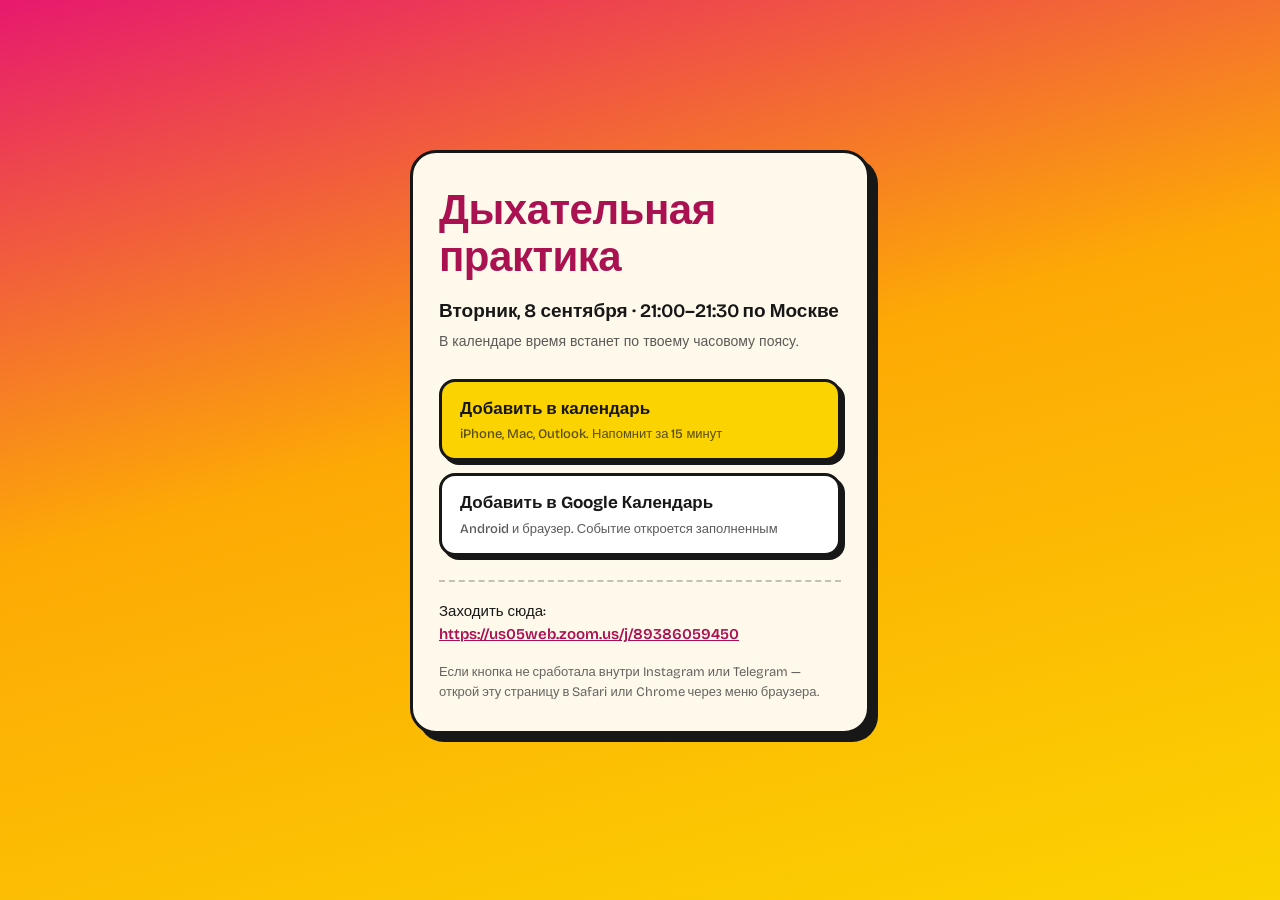
<file: breath/index.html>
<!DOCTYPE html>
<html lang="ru">
<head>
    <meta charset="UTF-8">
    <meta name="viewport" content="width=device-width, initial-scale=1.0">
    <title>Дыхательная практика — 8 сентября, 21:00 МСК</title>
    <meta name="description" content="Вторник 8 сентября, 21:00–21:30 по Москве. Добавь в календарь в один клик, ссылка на Zoom внутри.">

    <meta property="og:type" content="website">
    <meta property="og:title" content="Дыхательная практика — 8 сентября, 21:00 МСК">
    <meta property="og:description" content="Вторник 8 сентября, 21:00–21:30 по Москве. Добавь в календарь в один клик, ссылка на Zoom внутри.">
    <meta property="og:url" content="https://acidworms.com/breath/">
    <meta name="twitter:card" content="summary">

    <link rel="preconnect" href="https://fonts.googleapis.com">
    <link rel="preconnect" href="https://fonts.gstatic.com" crossorigin>
    <link href="https://fonts.googleapis.com/css2?family=Bricolage+Grotesque:opsz,wdth,wght@12..96,75..100,200..800&display=swap" rel="stylesheet">

    <style>
        :root {
            --aw-pink: #E7196E;
            --aw-pink-deep: #AA1150;
            --aw-yellow: #FBD301;
            --aw-orange: #FDA905;
            --aw-paper: #FFF9EC;
            --aw-ink: #171717;
            --font-main: 'Bricolage Grotesque', -apple-system, BlinkMacSystemFont, 'Segoe UI', sans-serif;
            --font-display: 'Bricolage Grotesque', -apple-system, sans-serif;
        }

        * { margin: 0; padding: 0; box-sizing: border-box; }

        html {
            min-height: 100%;
            background: linear-gradient(165deg, var(--aw-pink) 0%, var(--aw-orange) 45%, var(--aw-yellow) 100%);
        }

        body {
            font-family: var(--font-main);
            color: var(--aw-ink);
            line-height: 1.55;
            min-height: 100vh;
            display: flex;
            align-items: center;
            justify-content: center;
            padding: 24px 20px 40px;
            -webkit-text-size-adjust: 100%;
        }

        .card {
            background: var(--aw-paper);
            width: 100%;
            max-width: 460px;
            border: 3px solid var(--aw-ink);
            border-radius: 26px;
            box-shadow: 8px 8px 0 var(--aw-ink);
            padding: 34px 26px 28px;
        }

        h1 {
            font-family: var(--font-display);
            font-size: clamp(30px, 8vw, 42px);
            line-height: 1.1;
            color: var(--aw-pink-deep);
            letter-spacing: -0.5px;
        }

        .when {
            margin-top: 16px;
            font-size: 19px;
            font-weight: 600;
        }

        .tz-note {
            margin-top: 6px;
            font-size: 14px;
            opacity: 0.7;
        }

        .buttons {
            margin-top: 26px;
            display: flex;
            flex-direction: column;
            gap: 12px;
        }

        .btn {
            display: block;
            text-decoration: none;
            color: var(--aw-ink);
            border: 3px solid var(--aw-ink);
            border-radius: 16px;
            padding: 14px 18px;
            font-weight: 700;
            font-size: 17px;
            box-shadow: 4px 4px 0 var(--aw-ink);
            transition: transform 0.08s ease, box-shadow 0.08s ease;
        }

        .btn:active {
            transform: translate(4px, 4px);
            box-shadow: 0 0 0 var(--aw-ink);
        }

        .btn-primary { background: var(--aw-yellow); }
        .btn-secondary { background: #fff; }

        .btn span {
            display: block;
            font-weight: 500;
            font-size: 13px;
            opacity: 0.7;
            margin-top: 2px;
        }

        .zoom {
            margin-top: 24px;
            padding-top: 18px;
            border-top: 2px dashed rgba(23, 23, 23, 0.25);
            font-size: 15px;
        }

        .zoom a {
            color: var(--aw-pink-deep);
            font-weight: 600;
            word-break: break-all;
        }

        .fallback {
            margin-top: 16px;
            font-size: 13px;
            opacity: 0.65;
        }

        @media (hover: hover) {
            .btn:hover { transform: translate(-1px, -1px); box-shadow: 6px 6px 0 var(--aw-ink); }
        }
    </style>
</head>
<body>
    <main class="card">
        <h1>Дыхательная практика</h1>

        <p class="when">Вторник, 8 сентября · 21:00–21:30 по Москве</p>
        <p class="tz-note">В календаре время встанет по твоему часовому поясу.</p>

        <div class="buttons">
            <a class="btn btn-primary" href="practice.ics">
                Добавить в календарь
                <span>iPhone, Mac, Outlook. Напомнит за 15 минут</span>
            </a>

            <a class="btn btn-secondary" href="https://calendar.google.com/calendar/render?action=TEMPLATE&amp;text=%D0%94%D1%8B%D1%85%D0%B0%D1%82%D0%B5%D0%BB%D1%8C%D0%BD%D0%B0%D1%8F%20%D0%BF%D1%80%D0%B0%D0%BA%D1%82%D0%B8%D0%BA%D0%B0&amp;dates=20260908T180000Z%2F20260908T183000Z&amp;details=%D0%9F%D0%BE%D0%B4%D0%BA%D0%BB%D1%8E%D1%87%D0%B8%D1%82%D1%8C%D1%81%D1%8F%20%D0%B2%20Zoom%3A%20https%3A%2F%2Fus05web.zoom.us%2Fj%2F89386059450%3Fpwd%3DNr7LluaVjXROzUGdgOT00Fbr5QSrRY.1&amp;location=https%3A%2F%2Fus05web.zoom.us%2Fj%2F89386059450%3Fpwd%3DNr7LluaVjXROzUGdgOT00Fbr5QSrRY.1" target="_blank" rel="noopener">
                Добавить в Google Календарь
                <span>Android и браузер. Событие откроется заполненным</span>
            </a>
        </div>

        <p class="zoom">
            Заходить сюда:<br>
            <a href="https://us05web.zoom.us/j/89386059450?pwd=Nr7LluaVjXROzUGdgOT00Fbr5QSrRY.1" target="_blank" rel="noopener">https://us05web.zoom.us/j/89386059450</a>
        </p>

        <p class="fallback">Если кнопка не сработала внутри Instagram или Telegram — открой эту страницу в Safari или Chrome через меню браузера.</p>
    </main>
</body>
</html>
</file>
<file: styles.css>
/* ===== RESET & GLOBAL ===== */
* {
    margin: 0;
    padding: 0;
    box-sizing: border-box;
}

:root {
    --aw-pink: #E7196E;
    --aw-pink-deep: #AA1150;
    --aw-yellow-acid: #E8E007;
    --aw-yellow: #FBD301;
    --aw-orange: #FDA905;

    --aw-black: #0B0B0C;
    --aw-ink: #171717;
    --aw-paper: #FFF9EC;
    --aw-white: #FFFFFF;

    --aw-good: #1FD67E;
    --aw-alert: #FF3B30;

    --font-main: 'Bricolage Grotesque', -apple-system, BlinkMacSystemFont, 'Segoe UI', sans-serif;
    --font-display: 'Bagel Fat One', 'Bricolage Grotesque', sans-serif;
    --font-type: 'Special Elite', 'Courier New', monospace;
}

html {
    scroll-behavior: smooth;
    /* Gradient lives on html so the browser paints it as a native
       background — no compositing-layer tiling. Percentage stops
       map to the full document height automatically. */
    min-height: 100%;
    background: linear-gradient(180deg,
        var(--aw-pink)   0%,
        var(--aw-pink)   7%,
        var(--aw-orange) 12%,
        var(--aw-yellow) 15%,
        var(--aw-yellow) 22%,
        var(--aw-orange) 28%,
        var(--aw-pink)   42%,
        var(--aw-pink)   56%,
        var(--aw-orange) 65%,
        var(--aw-yellow) 70%,
        var(--aw-yellow) 73%,
        var(--aw-orange) 82%,
        var(--aw-pink)   100%
    );
}

body {
    font-family: var(--font-main);
    background: transparent;
    color: var(--aw-ink);
    overflow-x: hidden;
    line-height: 1.6;
    position: relative;
    /* No text / image selection anywhere — keep the vibe smooth */
    user-select: none;
    -webkit-user-select: none;
    -ms-user-select: none;
    -webkit-touch-callout: none;
    -webkit-tap-highlight-color: transparent;
}

img {
    max-width: 100%;
    height: auto;
    display: block;
    -webkit-user-drag: none;
    user-drag: none;
    user-select: none;
    -webkit-user-select: none;
    -webkit-touch-callout: none;
    -webkit-tap-highlight-color: transparent;
    /* Let taps pass through to the polaroid wrapper (which has the click
       handler for the lightbox) and prevent iOS long-press image menus. */
    pointer-events: none;
}

/* ============================================================
   PAGE BACKGROUND CANVAS — one continuous gradient covering the
   whole document height. Section backgrounds are transparent so
   the canvas shows through, killing all section seams.
   ============================================================ */
.page-bg {
    position: absolute;
    inset: 0;
    width: 100%;
    height: 100%;
    overflow: hidden;
    pointer-events: none;
    z-index: 0;
    /* Gradient moved to html — this container only holds the blobs. */
}

.page-blob {
    position: absolute;
    border-radius: 50%;
    filter: blur(110px);
    pointer-events: none;
    will-change: transform;
}

/* Six drifting blobs distributed across the full document height.
   Heights are in % of .page-bg (i.e. full body height). */
.page-blob-1 {
    top: 2%; left: -12%;
    width: 50%; height: 10%;
    background: radial-gradient(circle, var(--aw-yellow-acid) 0%, transparent 65%);
    opacity: 0.45;
    animation: blob-drift-a 26s ease-in-out infinite;
}
.page-blob-2 {
    top: 14%; right: -15%;
    width: 55%; height: 9%;
    background: radial-gradient(circle, var(--aw-pink-deep) 0%, transparent 60%);
    opacity: 0.38;
    animation: blob-drift-b 32s ease-in-out infinite;
}
.page-blob-3 {
    top: 30%; left: -18%;
    width: 60%; height: 10%;
    background: radial-gradient(circle, var(--aw-orange) 0%, transparent 65%);
    opacity: 0.35;
    animation: blob-drift-a 36s ease-in-out infinite reverse;
}
.page-blob-4 {
    top: 48%; right: -12%;
    width: 55%; height: 12%;
    background: radial-gradient(circle, var(--aw-pink-deep) 0%, transparent 65%);
    opacity: 0.4;
    animation: blob-drift-b 30s ease-in-out infinite;
}
.page-blob-5 {
    top: 66%; left: -10%;
    width: 60%; height: 11%;
    background: radial-gradient(circle, var(--aw-yellow-acid) 0%, transparent 65%);
    opacity: 0.4;
    animation: blob-drift-a 40s ease-in-out infinite;
}
.page-blob-6 {
    top: 85%; right: -15%;
    width: 50%; height: 10%;
    background: radial-gradient(circle, var(--aw-orange) 0%, transparent 65%);
    opacity: 0.42;
    animation: blob-drift-b 28s ease-in-out infinite reverse;
}

@keyframes blob-drift-a {
    0%, 100% { transform: translate(0, 0) scale(1); }
    33%      { transform: translate(8%, -6%) scale(1.1); }
    66%      { transform: translate(-6%, 5%) scale(0.95); }
}
@keyframes blob-drift-b {
    0%, 100% { transform: translate(0, 0) scale(1); }
    50%      { transform: translate(-10%, 4%) scale(1.15); }
}

/* ===== BACKGROUND WORM SWARM =====
   Replaces the old symmetric dot grid. Sparse, slow, drifting little
   chains of circles rendered onto a fixed canvas. JS in script.js
   spawns and animates them. Sits between the gradient (z:0) and
   page content (z:2). */
.bg-worms {
    position: fixed;
    inset: 0;
    width: 100%;
    height: 100%;
    pointer-events: none;
    z-index: 1;
    opacity: 0.55;
}

/* Sections sit above the canvas + dots */
section, footer { position: relative; z-index: 2; }

/* ===== CURSOR — neon glow halo ===== */
.cursor-blob {
    position: fixed;
    top: 0; left: 0;
    width: 160px;
    height: 160px;
    border-radius: 50%;
    background: radial-gradient(circle, var(--aw-yellow-acid) 0%, var(--aw-orange) 25%, transparent 65%);
    pointer-events: none;
    transform: translate(-50%, -50%);
    z-index: 9998;
    opacity: 0.45;
    filter: blur(28px);
    transition: opacity 0.25s ease;
    will-change: transform, left, top;
}
.cursor-blob.hide { opacity: 0; }
@media (hover: none) {
    .cursor-blob { display: none !important; }
}

/* ===== HERO SECTION ===== */
.hero {
    min-height: 100vh;
    display: flex;
    align-items: center;
    justify-content: center;
    background: transparent;
    overflow: hidden;
}

.hero-content {
    text-align: center;
    padding: 2rem;
    max-width: 1200px;
    width: 100%;
    z-index: 3;
    display: flex;
    flex-direction: column;
    align-items: center;
    position: relative;
}

.hero-logo-wrap {
    width: 90%;
    max-width: 800px;
    margin: 0 auto;
    display: block;
    will-change: transform;
    cursor: pointer;
    user-select: none;
    -webkit-user-select: none;
    -webkit-touch-callout: none;
    -webkit-tap-highlight-color: transparent;
    touch-action: manipulation;
}

.hero-logo-svg {
    width: 100%;
    height: auto;
    display: block;
    filter: drop-shadow(0 12px 36px rgba(0, 0, 0, 0.22));
    animation: logo-breathe 4.2s ease-in-out infinite;
    will-change: transform, filter;
    transition: filter 0.25s ease;
}

@keyframes logo-breathe {
    0%, 100% { transform: scale(1); }
    50%      { transform: scale(1.045); }
}

/* Desktop hover — SVG turbulence filter (renders well with a real cursor).
   Gated by (hover: hover) so touch devices don't get a sticky stuck state
   where the logo stays buzzed after a tap. */
@media (hover: hover) {
    .hero-logo-wrap:hover .hero-logo-svg {
        animation-play-state: paused;
        filter:
            drop-shadow(0 12px 36px rgba(232, 224, 7, 0.45))
            url(#aw-electric);
    }
}

/* Tap-and-hold buzz on mobile — visible transform shake (iOS Safari
   doesn't reliably animate feTurbulence) + yellow glow drop-shadow. */
.hero-logo-wrap.is-buzzing .hero-logo-svg {
    animation: logo-buzz 0.08s linear infinite;
    filter: drop-shadow(0 12px 36px rgba(232, 224, 7, 0.45));
}

@keyframes logo-buzz {
    0%, 100% { transform: rotate(0deg); }
    25%      { transform: rotate(-1deg); }
    75%      { transform: rotate(1deg); }
}


.hero-logo-svg .star {
    transform-box: fill-box;
    transform-origin: center;
    animation: star-twinkle 2.4s ease-in-out infinite;
    will-change: transform, opacity;
}
@keyframes star-twinkle {
    0%   { transform: scale(1)   rotate(0deg);   opacity: 0.78; }
    50%  { transform: scale(1.4) rotate(45deg);  opacity: 1; }
    100% { transform: scale(1)   rotate(90deg);  opacity: 0.78; }
}

.hero-subtitle {
    margin-top: 2.5rem;
    font-family: var(--font-display);
    font-size: clamp(1.6rem, 3.2vw, 2.6rem);
    font-weight: 400;
    color: var(--aw-pink-deep);
    letter-spacing: -0.01em;
    text-transform: lowercase;
    line-height: 1;
}

.hero-scroll-arrow {
    display: inline-flex;
    margin-top: 1.4rem;
    color: var(--aw-pink-deep);
    text-decoration: none;
    animation: scroll-pulse 1.8s ease-in-out infinite;
    cursor: pointer;
}

.hero-scroll-arrow svg {
    width: clamp(36px, 4vw, 56px);
    height: auto;
    display: block;
}

@keyframes scroll-pulse {
    0%, 100% { transform: translateY(0); opacity: 0.85; }
    50%      { transform: translateY(12px); opacity: 1; }
}

/* ===== ABOUT SECTION ===== */
.about {
    min-height: 100vh;
    padding: 10rem 2rem 8rem;
    background: transparent;
    display: flex;
    align-items: center;
    justify-content: center;
    overflow: hidden;
}

.about-container {
    max-width: 1400px;
    width: 100%;
    display: grid;
    grid-template-columns: 1fr 1.2fr;
    gap: 6rem;
    align-items: center;
    position: relative;
    z-index: 3;
}

.about-image {
    position: relative;
    border-radius: 4px;
    background: var(--aw-paper);
    padding: 16px 16px 0;
    box-shadow:
        0 18px 40px rgba(0, 0, 0, 0.22),
        0 6px 14px rgba(0, 0, 0, 0.14);
    transform: rotate(-2.5deg);
    transition: transform 1.0s cubic-bezier(0.22, 0.9, 0.3, 1), box-shadow 1.0s ease;
    display: flex;
    flex-direction: column;
    max-width: 460px;
    width: 100%;
    margin: 0 auto;
    cursor: default;
}

.about-image::after {
    content: '';
    position: absolute;
    left: 50%;
    top: -14px;
    transform: translateX(-50%) rotate(-3deg);
    width: 95px;
    height: 22px;
    background: rgba(255, 235, 120, 0.7);
    box-shadow: 0 2px 4px rgba(0, 0, 0, 0.18);
    border-radius: 2px;
    z-index: 2;
}

.about-image:active {
    transform: rotate(0deg) scale(1.025);
    box-shadow:
        0 28px 56px rgba(0, 0, 0, 0.30),
        0 10px 20px rgba(0, 0, 0, 0.20);
}

@media (hover: hover) {
    .about-image:hover {
        transform: rotate(0deg) scale(1.025);
        box-shadow:
            0 28px 56px rgba(0, 0, 0, 0.30),
            0 10px 20px rgba(0, 0, 0, 0.20);
    }
}

.about-image .photo,
.gallery-item .photo {
    position: relative;
    width: 100%;
    aspect-ratio: 3 / 4;
    overflow: hidden;
    border-radius: 2px;
}

.about-image .photo img,
.gallery-item .photo img {
    width: 100%;
    height: 100%;
    object-fit: cover;
    transform: scale(var(--zoom, 1));
    transform-origin: var(--zoom-origin, 50% 50%);
    transition: transform 1.0s cubic-bezier(0.22, 0.9, 0.3, 1);
}

.about-image:active .photo img,
.gallery-item:active .photo img {
    transform: scale(calc(var(--zoom, 1) * 1.04));
}

@media (hover: hover) {
    .about-image:hover .photo img,
    .gallery-item:hover .photo img {
        transform: scale(calc(var(--zoom, 1) * 1.04));
    }
}

.about-image .caption {
    font-family: var(--font-type);
    font-size: 1.05rem;
    text-align: center;
    color: var(--aw-black);
    letter-spacing: 0.05em;
    padding: 20px 6px 24px;
    line-height: 1.1;
    opacity: 0.78;
    text-transform: lowercase;
}

.about-text {
    padding: 2rem 0;
}

.about-text h2 {
    font-family: var(--font-display);
    font-size: clamp(2.5rem, 5.5vw, 4.5rem);
    font-weight: 400;
    margin-bottom: 2rem;
    color: var(--aw-black);
    line-height: 1;
    letter-spacing: -0.02em;
}

.about-text p {
    font-size: 1.3rem;
    font-weight: 500;
    line-height: 1.75;
    margin-bottom: 2rem;
    color: var(--aw-black);
    opacity: 0.9;
    letter-spacing: -0.02em;
}

.about-question {
    font-size: 1.5rem !important;
    font-weight: 700 !important;
    margin-top: 3rem !important;
    color: var(--aw-black) !important;
    opacity: 1 !important;
}

/* ===== GALLERY SECTIONS — POLAROID WALL ===== */
.gallery {
    padding: 8rem 2rem;
    background: transparent;
    overflow: hidden;
}

.phone-leashes {
    padding-top: 8rem;
}

.phone-leashes .gallery-title {
    color: var(--aw-yellow);
    text-shadow: 0 6px 0 var(--aw-pink-deep);
}

.gallery-title {
    font-family: var(--font-display);
    font-size: clamp(2.5rem, 6vw, 5rem);
    font-weight: 400;
    text-align: center;
    margin-bottom: 5rem;
    color: var(--aw-black);
    text-transform: lowercase;
    letter-spacing: -0.02em;
    line-height: 1;
    position: relative;
    z-index: 3;
}

.gallery-grid {
    max-width: 1200px;
    margin: 0 auto;
    display: grid;
    grid-template-columns: repeat(3, 1fr);
    gap: 4rem 3rem;
    padding: 2rem 1rem 4rem;
    position: relative;
    z-index: 3;
}

.gallery-item {
    position: relative;
    border-radius: 4px;
    background: var(--aw-paper);
    box-shadow:
        0 14px 32px rgba(0, 0, 0, 0.20),
        0 4px 10px rgba(0, 0, 0, 0.12);
    transition: transform 1.0s cubic-bezier(0.22, 0.9, 0.3, 1), box-shadow 1.0s ease;
    padding: 14px 14px 0;
    display: flex;
    flex-direction: column;
}

.gallery-item::after {
    content: '';
    position: absolute;
    left: 50%;
    top: -12px;
    transform: translateX(-50%) rotate(-3deg);
    width: 80px;
    height: 20px;
    background: rgba(255, 235, 120, 0.7);
    box-shadow: 0 2px 4px rgba(0,0,0,0.18);
    border-radius: 2px;
    z-index: 2;
}

.gallery-item .caption {
    font-family: var(--font-type);
    font-size: 1rem;
    text-align: center;
    color: var(--aw-black);
    letter-spacing: 0.04em;
    padding: 18px 6px 22px;
    line-height: 1.1;
    opacity: 0.78;
    text-transform: lowercase;
    white-space: nowrap;
    overflow: hidden;
    text-overflow: ellipsis;
}

.gallery-item:nth-child(1) { transform: rotate(-3.5deg); }
.gallery-item:nth-child(2) { transform: rotate(2.2deg)  translateY(14px); }
.gallery-item:nth-child(3) { transform: rotate(-1.6deg); }
.gallery-item:nth-child(4) { transform: rotate(3.2deg)  translateY(-8px); }
.gallery-item:nth-child(5) { transform: rotate(-2.4deg); }
.gallery-item:nth-child(6) { transform: rotate(1.4deg)  translateY(10px); }
.gallery-item:nth-child(7) { transform: rotate(-1.2deg); }
.gallery-item:nth-child(8) { transform: rotate(2.8deg) translateY(-6px); }
.gallery-item:nth-child(9) { transform: rotate(-3deg); }

.gallery-item:active {
    transform: rotate(0deg) scale(1.025) !important;
    box-shadow:
        0 28px 56px rgba(0, 0, 0, 0.30),
        0 10px 20px rgba(0, 0, 0, 0.20);
    z-index: 4;
}

@media (hover: hover) {
    .gallery-item:hover {
        transform: rotate(0deg) scale(1.025) !important;
        box-shadow:
            0 28px 56px rgba(0, 0, 0, 0.30),
            0 10px 20px rgba(0, 0, 0, 0.20);
        z-index: 4;
    }
}

/* ===== INTERACTIVE — ACID WORM ARCADE ===== */
.interactive-section {
    min-height: 100vh;
    display: flex;
    align-items: center;
    justify-content: center;
    padding: 8rem 2rem;
    background: transparent;
    overflow: hidden;
}

.interactive-content {
    text-align: center;
    z-index: 3;
    position: relative;
    width: 100%;
    max-width: 900px;
}

.interactive-title {
    font-family: var(--font-display);
    font-size: clamp(2.5rem, 6vw, 5rem);
    font-weight: 400;
    margin-bottom: 2.5rem;
    color: var(--aw-black);
    text-transform: lowercase;
    letter-spacing: -0.02em;
    line-height: 1;
}

.worm-arcade {
    position: relative;
    width: 100%;
    aspect-ratio: 16 / 10;
    max-width: 820px;
    margin: 0 auto;
    border-radius: 24px;
    padding: 14px;
    background:
        linear-gradient(145deg, #1a1a1c 0%, #0b0b0c 100%);
    box-shadow:
        0 24px 60px rgba(0, 0, 0, 0.35),
        inset 0 0 0 2px rgba(232, 224, 7, 0.35);
}

.worm-canvas {
    display: block;
    width: 100%;
    height: 100%;
    border-radius: 12px;
    background: #0b0b0c;
    image-rendering: pixelated;
    image-rendering: crisp-edges;
    cursor: crosshair;
    /* Without this, dragging a finger inside the arcade scrolls the page
       instead of moving the worm. */
    touch-action: none;
}

.worm-hint {
    margin: 1.8rem auto 0;
    max-width: 520px;
    font-family: var(--font-main);
    font-size: clamp(1rem, 1.4vw, 1.15rem);
    font-weight: 700;
    color: var(--aw-black);
    letter-spacing: -0.02em;
    opacity: 0.85;
    line-height: 1.4;
}

.worm-cta {
    margin-top: 2rem;
    padding: 1.2rem 2.8rem;
    font-family: var(--font-display);
    font-size: clamp(1.1rem, 1.6vw, 1.4rem);
    font-weight: 400;
    color: var(--aw-black);
    background: var(--aw-yellow);
    border: 3px solid var(--aw-black);
    border-radius: 999px;
    cursor: pointer;
    text-transform: lowercase;
    letter-spacing: 0.01em;
    transition: transform 0.25s cubic-bezier(0.34, 1.5, 0.5, 1), box-shadow 0.25s ease, background 0.25s ease;
    box-shadow: 6px 6px 0 var(--aw-black);
}

@media (hover: hover) {
    .worm-cta:hover {
        transform: translate(-3px, -3px);
        box-shadow: 9px 9px 0 var(--aw-black);
        background: var(--aw-yellow-acid);
    }
}

.worm-cta:active {
    transform: translate(2px, 2px);
    box-shadow: 2px 2px 0 var(--aw-black);
}

/* ===== CONFETTI CANVAS ===== */
.confetti-canvas {
    position: fixed;
    inset: 0;
    pointer-events: none;
    z-index: 9997;
}

/* ===== FOOTER ===== */
.footer {
    min-height: 80vh;
    display: flex;
    align-items: center;
    justify-content: center;
    background: transparent;
    padding: 10rem 2rem 4rem;
    overflow: hidden;
}

.footer-content {
    text-align: center;
    max-width: 900px;
    width: 100%;
    position: relative;
    z-index: 3;
    display: flex;
    flex-direction: column;
    align-items: center;
}

.footer-title {
    font-family: var(--font-display);
    font-size: clamp(3.5rem, 11vw, 9rem);
    font-weight: 400;
    color: var(--aw-yellow);
    line-height: 0.92;
    letter-spacing: -0.03em;
    text-transform: lowercase;
    margin-bottom: 3.5rem;
    text-shadow: 0 6px 0 var(--aw-pink-deep);
}

.footer-cards {
    display: grid;
    grid-template-columns: repeat(2, minmax(220px, 280px));
    gap: 1.5rem;
    justify-content: center;
    width: 100%;
    max-width: 620px;
    margin-bottom: 4rem;
}

.footer-card {
    background: var(--aw-yellow);
    border: 3px solid var(--aw-black);
    border-radius: 18px;
    padding: 1.4rem 1.8rem;
    text-decoration: none;
    color: var(--aw-black);
    display: flex;
    align-items: center;
    justify-content: space-between;
    gap: 1rem;
    box-shadow: 7px 7px 0 var(--aw-black);
    transition: transform 0.3s cubic-bezier(0.34, 1.5, 0.5, 1), box-shadow 0.3s ease, background 0.3s ease;
}

@media (hover: hover) {
    .footer-card:hover {
        transform: translate(-4px, -4px) rotate(-1deg);
        box-shadow: 11px 11px 0 var(--aw-black);
        background: var(--aw-yellow-acid);
    }
    .footer-card:hover .footer-card-arrow {
        transform: translate(4px, -4px);
    }
}

.footer-card:active {
    transform: translate(3px, 3px);
    box-shadow: 2px 2px 0 var(--aw-black);
}

.footer-card-label {
    font-family: var(--font-main);
    font-size: 1.4rem;
    font-weight: 700;
    letter-spacing: -0.02em;
    line-height: 1;
}

.footer-card-arrow {
    font-family: var(--font-main);
    font-size: 1.5rem;
    font-weight: 700;
    line-height: 1;
    transition: transform 0.3s ease;
}

.footer-bottom {
    font-family: var(--font-type);
    font-size: 0.85rem;
    letter-spacing: 0.08em;
    color: var(--aw-paper);
    opacity: 0.55;
    text-transform: lowercase;
}

/* ===== ACCESSIBILITY — reduce motion ===== */
@media (prefers-reduced-motion: reduce) {
    .hero-logo-svg,
    .hero-logo-svg .star,
    .cursor-blob,
    .gallery-item:hover,
    .page-blob {
        animation: none !important;
    }
    /* Worm canvas: hide entirely when reduced-motion is requested. */
    .bg-worms { display: none; }
}

/* ===== RESPONSIVE ===== */

@media (max-width: 1024px) {
    .about-container {
        grid-template-columns: 1fr;
        gap: 3rem;
    }
    .about-image { max-width: 420px; }
}

@media (max-width: 900px) {
    .gallery-grid {
        grid-template-columns: repeat(2, 1fr);
        gap: 3rem 1.5rem;
    }
}

@media (max-width: 768px) {
    .gallery { padding: 4rem 1rem; }
    .phone-leashes { padding-top: 6rem; }
    .gallery-title { margin-bottom: 3rem; }
    .worm-arcade { aspect-ratio: 4 / 3; }
    .footer-cards { grid-template-columns: 1fr; max-width: 320px; }
    .footer-card { box-shadow: 5px 5px 0 var(--aw-black); }
    .footer-card:hover { box-shadow: 8px 8px 0 var(--aw-black); }

    /* Six blurred blobs create six compositing layers that iOS Safari
       evicts from GPU memory on scroll, causing visible re-render
       seams. Hide them entirely — the html gradient alone is enough. */
    .page-blob { display: none; }

    /* The gradient stops are tuned for desktop scroll length; on a
       phone the subtitle ends up on pink-on-pink and the leashes
       title on yellow-on-yellow. Swap the accent colors so each
       title contrasts against whatever band of the gradient lands
       behind it on a smaller screen. */
    .hero-subtitle {
        color: var(--aw-yellow);
        text-shadow: 0 3px 0 var(--aw-pink-deep);
    }
    .phone-leashes .gallery-title {
        color: var(--aw-pink-deep);
        text-shadow: 0 6px 0 var(--aw-yellow);
    }
}

@media (max-width: 560px) {
    .gallery-grid { grid-template-columns: 1fr; gap: 2.5rem; }
}

@media (max-width: 480px) {
    .hero-logo-wrap { width: 95%; }
    .about { padding: 6rem 1rem 4rem; }
    .interactive-section { padding: 4rem 1rem; }
    .footer { padding: 6rem 1rem 3rem; }
}
</file>
